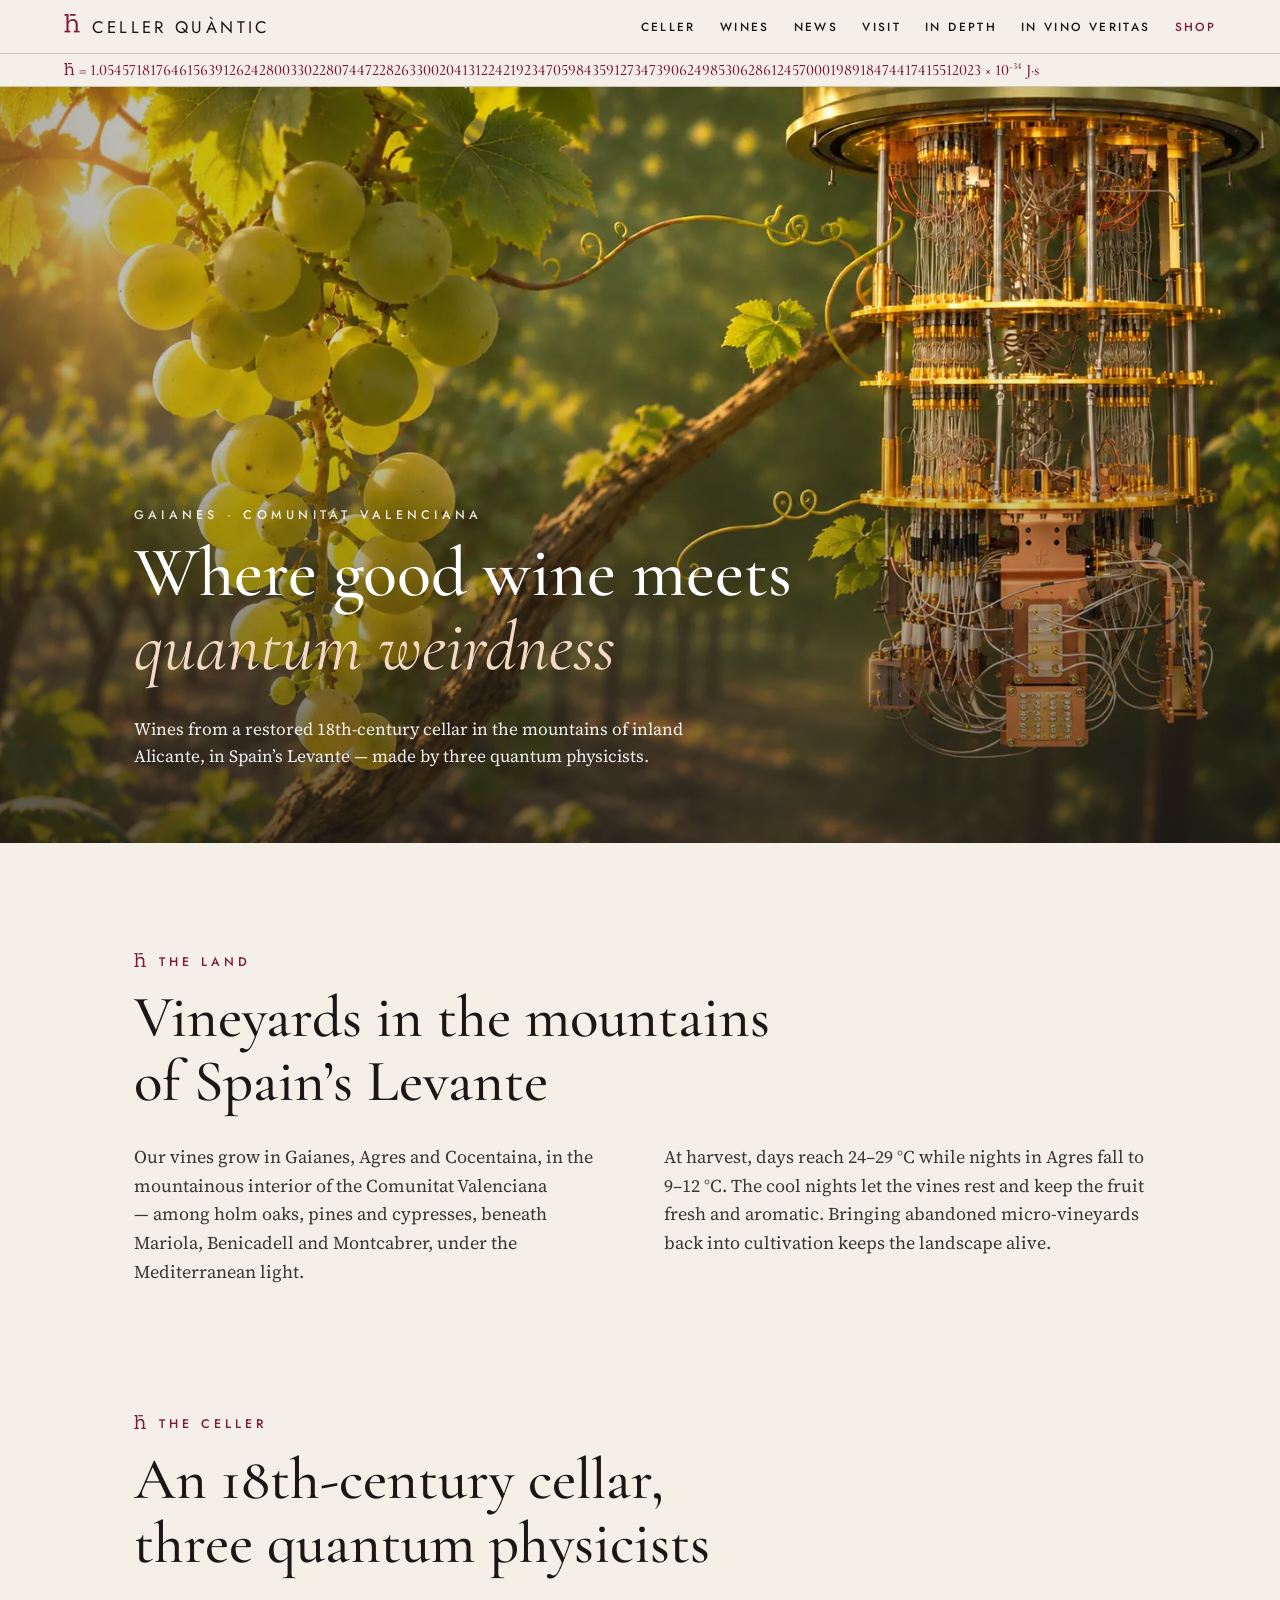
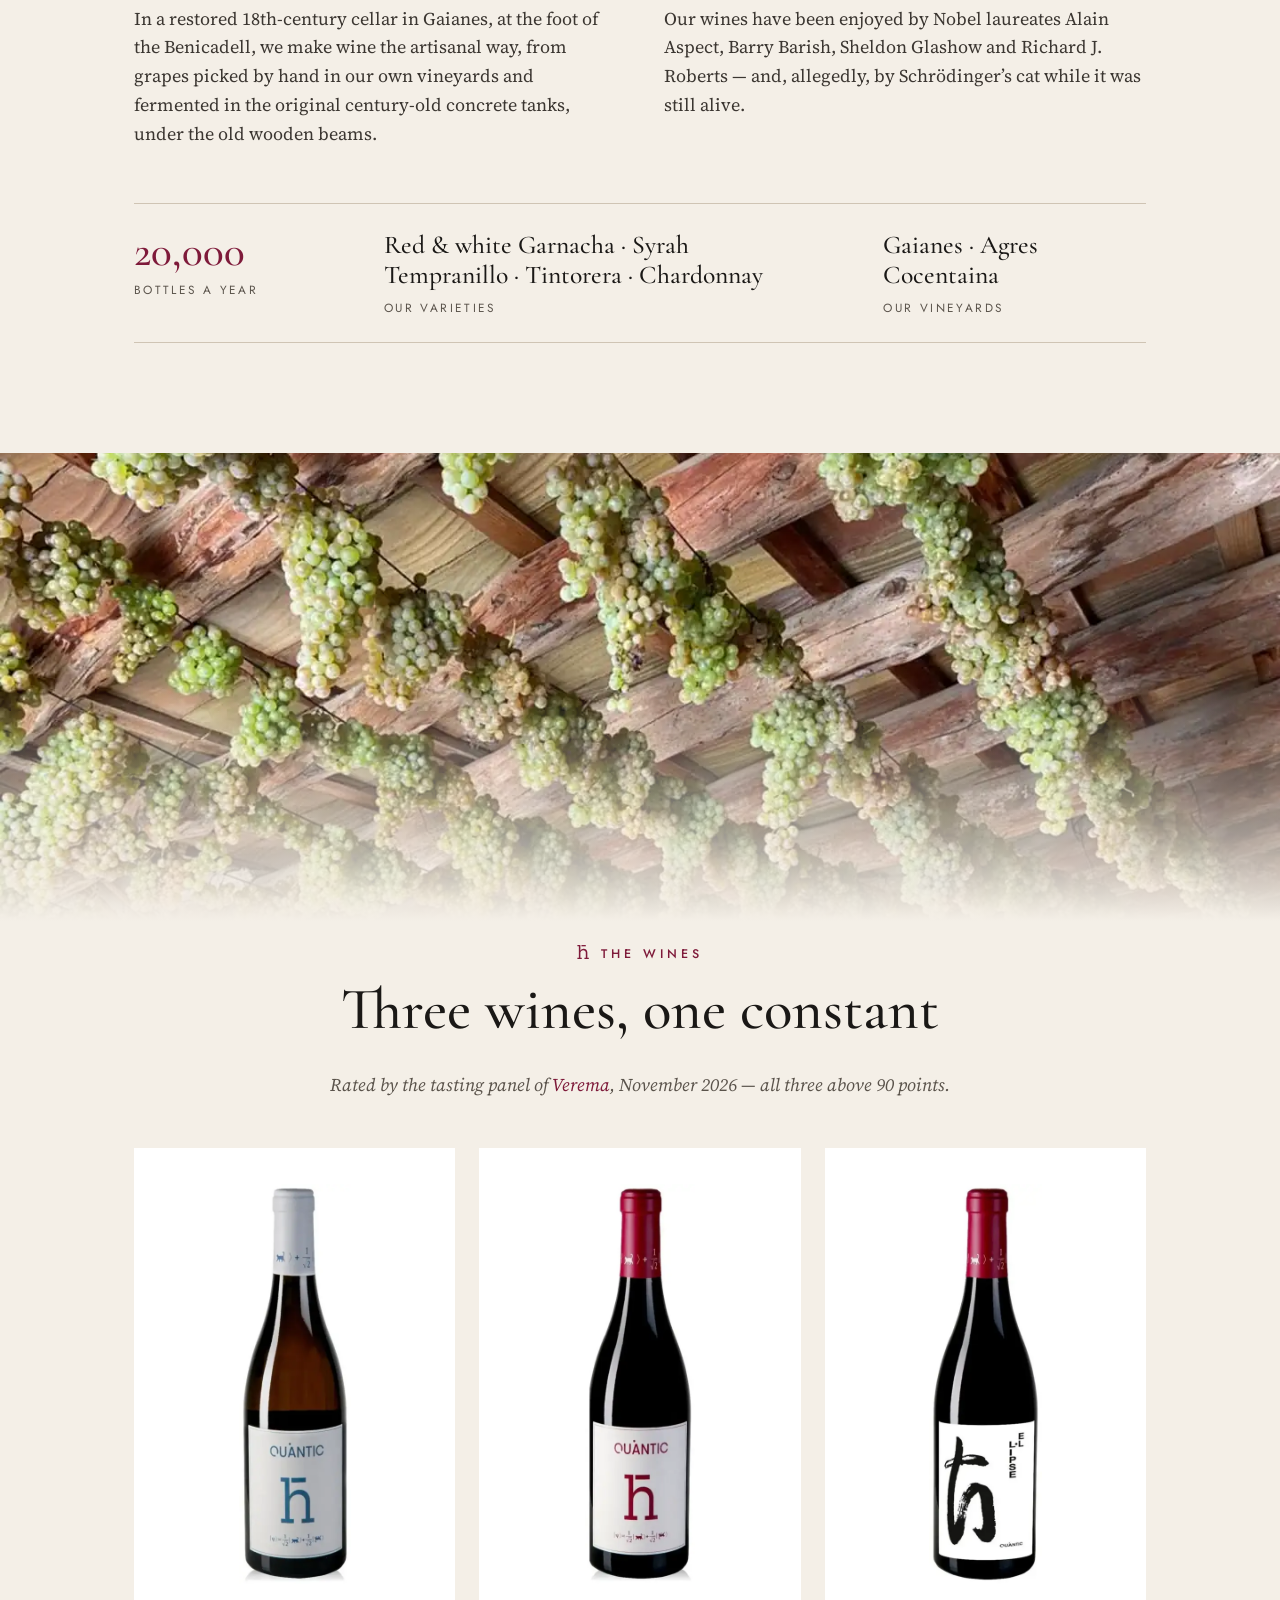
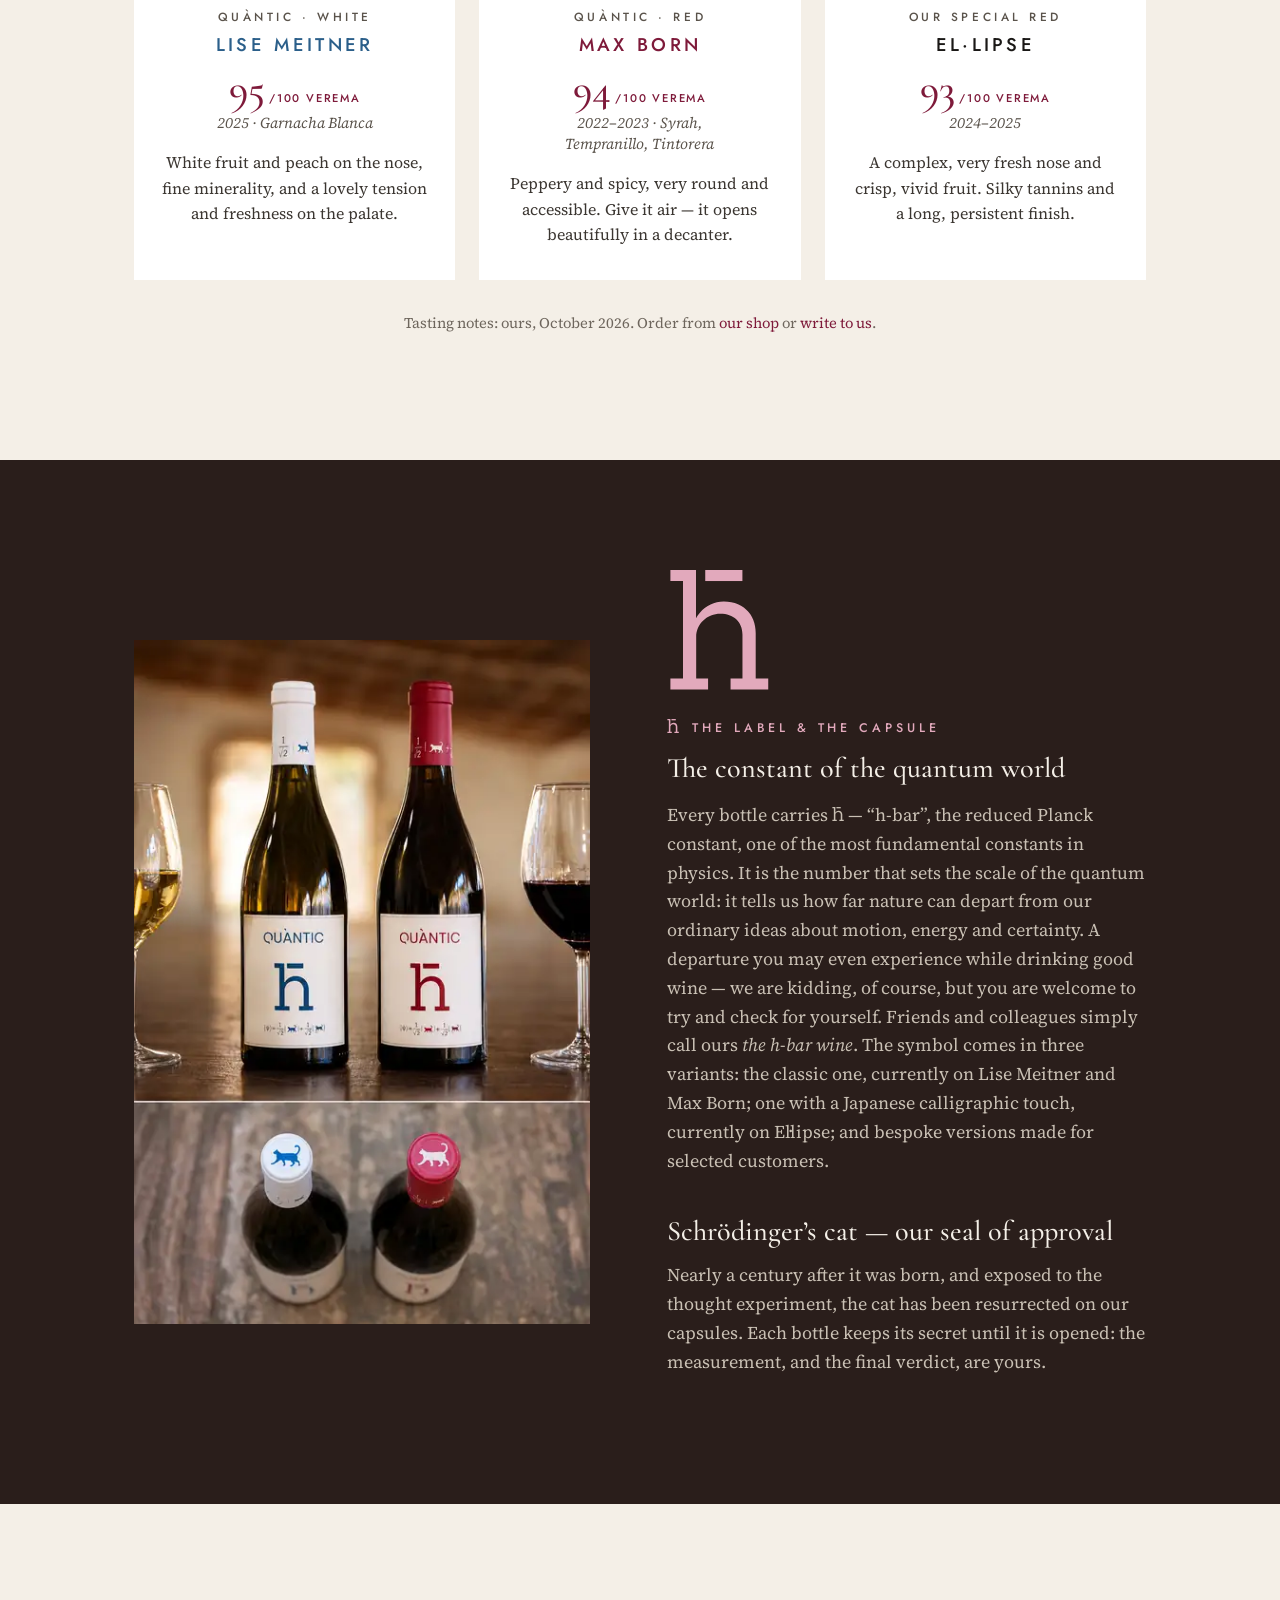
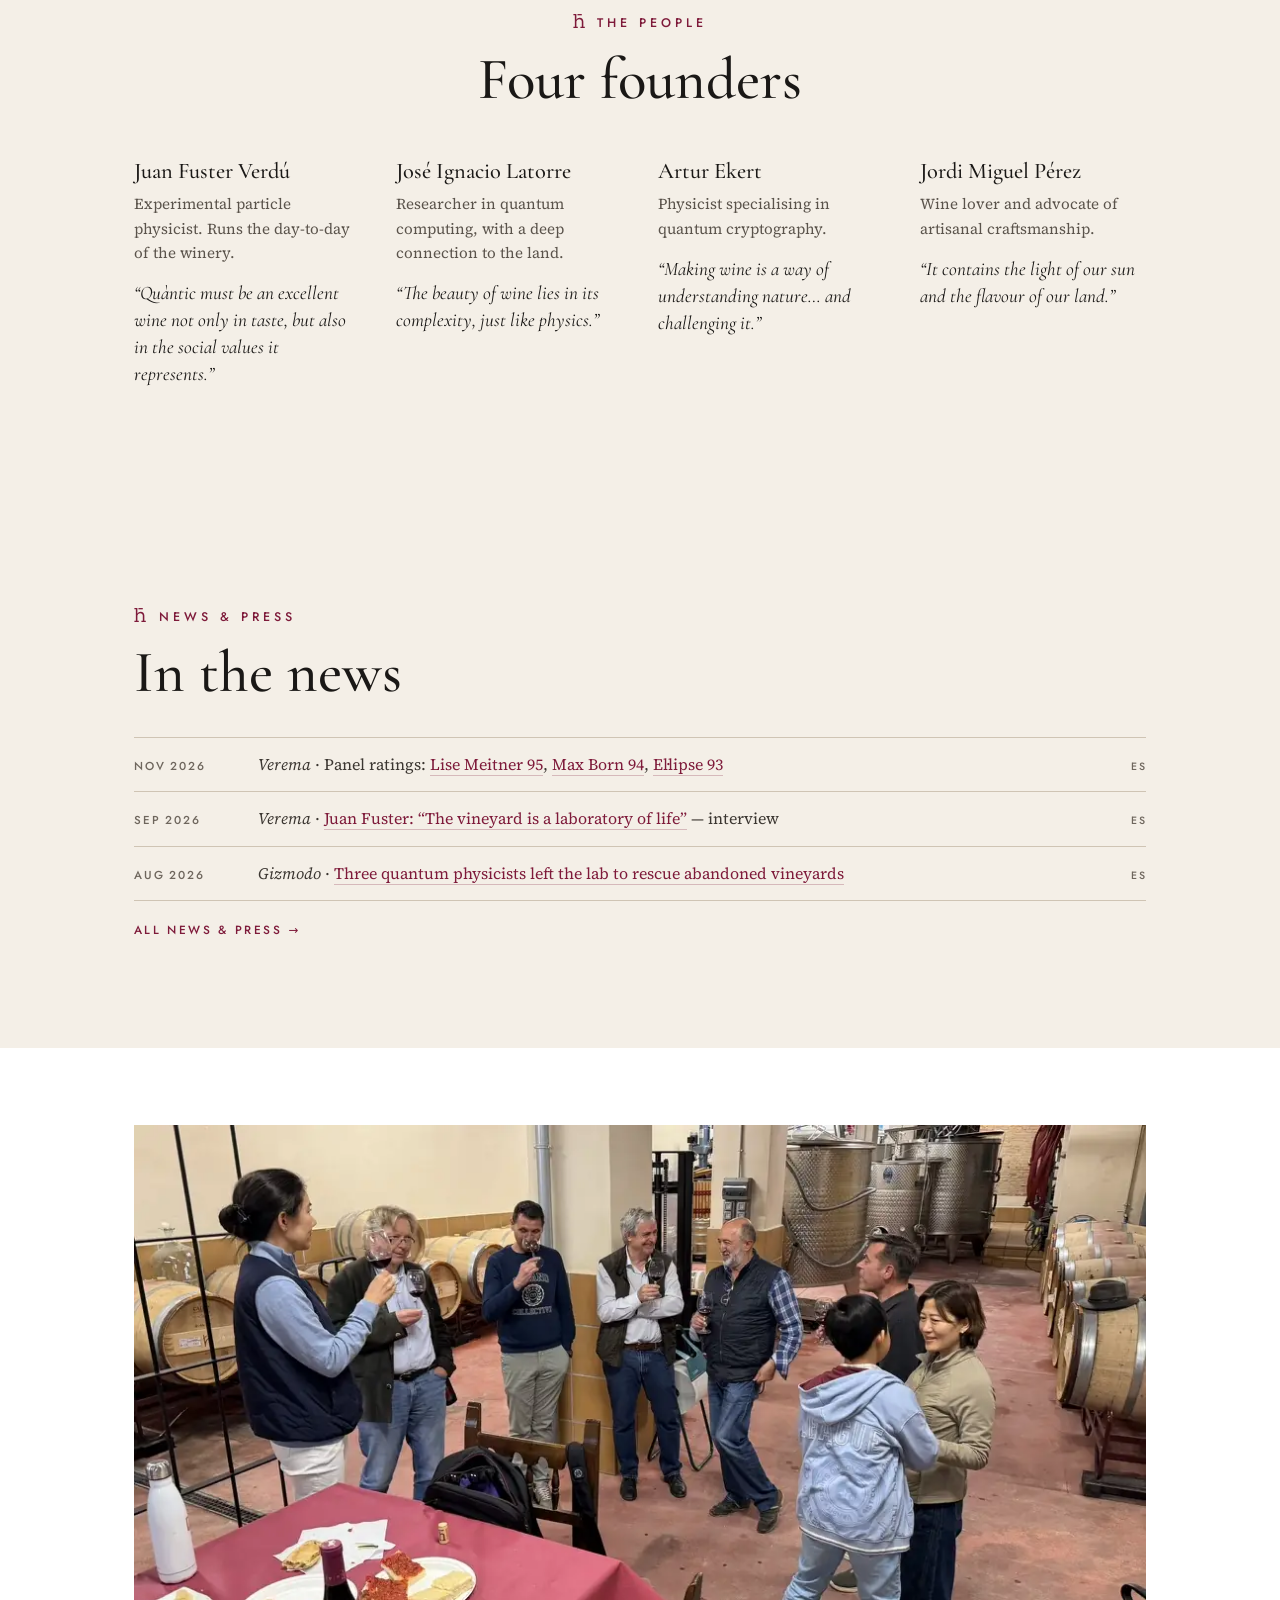
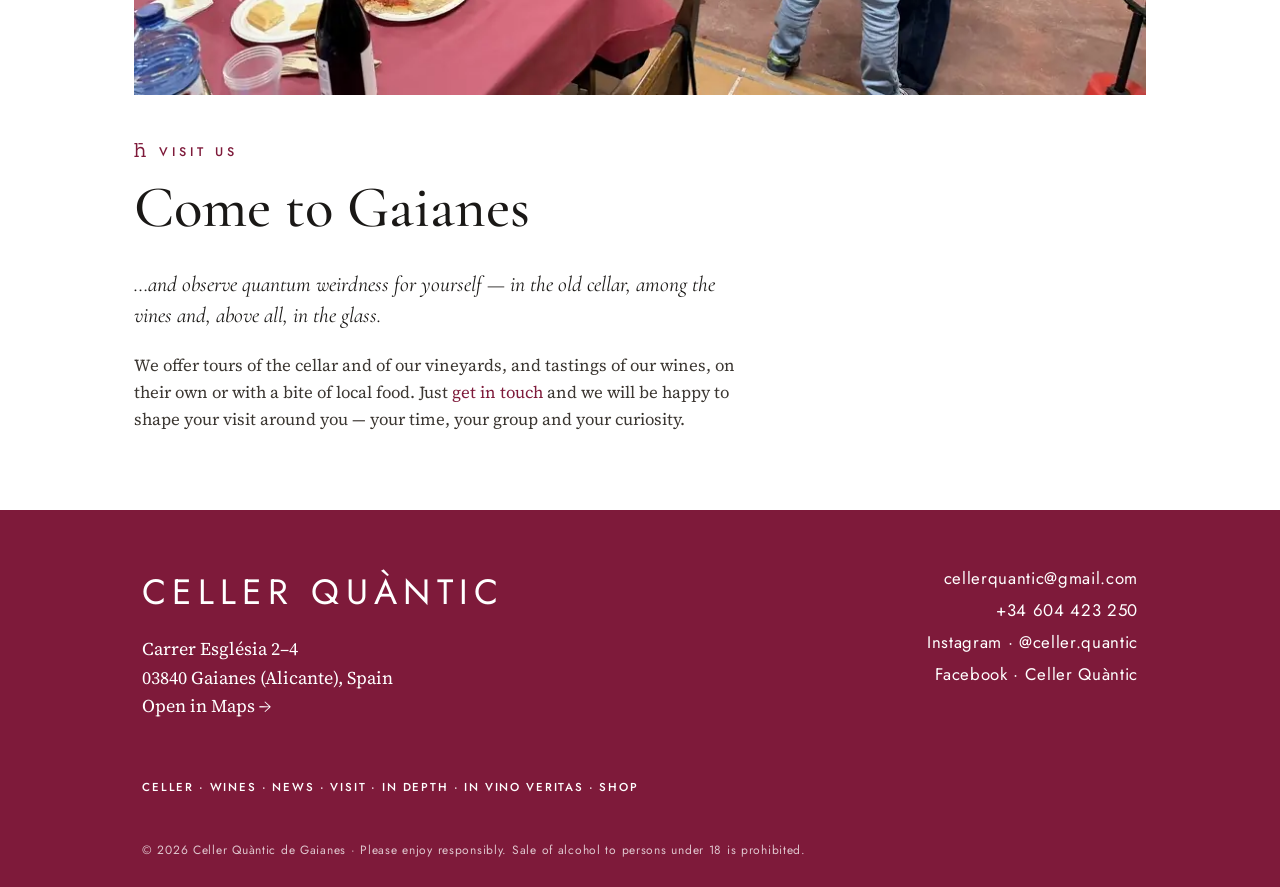
<file: index.html>
<!DOCTYPE html>
<html lang="en">
<head>
<meta charset="utf-8">
<meta name="viewport" content="width=device-width, initial-scale=1">
<title>Celler Quàntic · Gaianes</title>
<meta name="description" content="Celler Quàntic de Gaianes — wines from a restored 18th-century cellar in the mountains of inland Alicante, made by three quantum physicists.">
<meta property="og:title" content="Celler Quàntic · Gaianes">
<meta property="og:description" content="Where good wine meets quantum weirdness.">
<meta property="og:image" content="https://arturekert.github.io/cellerquantic/img/og.jpg">
<link rel="icon" href="data:image/svg+xml,<svg xmlns='http://www.w3.org/2000/svg' viewBox='-4 -4 48 55'><path fill='%237E1A3A' d='m39.55,42.42v4.26h-14.72v-4.26h4.65v-17.24c0-4.91-3.55-8.07-8.65-8.07s-9.43,3.87-9.43,9.1v16.21h4.65v4.26H1.33v-4.26h4.91V4.26H1.33V0h10.01v18.85c2-3.68,5.940-6.58,10.85-6.58,7.36,0,12.46,4.91,12.46,12.33v17.82h4.91Z'/><rect fill='%237E1A3A' x='14.94' width='14.52' height='4.31'/></svg>">
<link rel="preconnect" href="https://fonts.googleapis.com">
<link rel="preconnect" href="https://fonts.gstatic.com" crossorigin>
<link href="https://fonts.googleapis.com/css2?family=Cormorant+Garamond:ital,wght@0,500;1,400&family=Jost:wght@500&family=Source+Serif+4:ital@0;1&display=swap" rel="stylesheet">
<link rel="preload" as="image" href="img/lead-1448.webp" imagesrcset="img/lead-800.webp 800w, img/lead-1448.webp 1448w" imagesizes="100vw" fetchpriority="high">
<link rel="stylesheet" href="style.css?v=23">
</head>
<body>

<!-- ħ glyph, reused below with <use href="#hbar"> -->
<svg width="0" height="0" style="position:absolute" aria-hidden="true">
  <symbol id="hbar" viewBox="0 0 40 47"><path fill="currentColor" d="m39.55,42.42v4.26h-14.72v-4.26h4.65v-17.24c0-4.91-3.55-8.07-8.65-8.07s-9.43,3.87-9.43,9.1v16.21h4.65v4.26H1.33v-4.26h4.91V4.26H1.33V0h10.01v18.85c2-3.68,5.94-6.58,10.85-6.58,7.36,0,12.46,4.91,12.46,12.33v17.82h4.91Z"/><rect fill="currentColor" x="14.94" width="14.52" height="4.31"/></symbol>
</svg>

<header class="top">
<div class="nav">
  <a href="index.html" class="brand"><svg class="h"><use href="#hbar"/></svg>CELLER QUÀNTIC</a>
  <nav>
    <a href="index.html#celler">Celler</a>
    <a href="index.html#wines">Wines</a>
    <a href="news.html">News</a>
    <a href="index.html#visit">Visit</a>
    <a href="indepth.html">In depth</a>
    <a href="invinoveritas.html">In vino veritas</a>
    <a href="https://cellerquantic.com/en/tienda/" class="shop">Shop</a>
  </nav>
  <details class="mnav">
    <summary aria-label="Menu">Menu</summary>
    <div class="mnav-panel">
      <a href="index.html#celler">Celler</a>
      <a href="index.html#wines">Wines</a>
      <a href="news.html">News</a>
      <a href="index.html#visit">Visit</a>
      <a href="indepth.html">In depth</a>
      <a href="invinoveritas.html">In vino veritas</a>
      <a href="https://cellerquantic.com/en/tienda/" class="shop">Shop</a>
    </div>
  </details>
</div>
<div class="constant" aria-hidden="true"><span class="sym"><svg class="h"><use href="#hbar"/></svg> =&nbsp;</span><span class="digits">1.054571817646156391262428003302280744722826330020413122421923470598435912734739062498530628612457000198918474417415512023</span><span class="unit">&nbsp;× 10<sup>−34</sup> J·s</span></div>
</header>

<main id="top">

  <!-- HERO -->
  <section class="hero" style="background-image:url([data-uri])">
    <img src="img/lead-1448.webp" srcset="img/lead-800.webp 800w, img/lead-1448.webp 1448w" sizes="100vw" width="1448" height="1086" fetchpriority="high" decoding="async" alt="White grapes on a vine in golden light, beside the gold-plated stages of a dilution refrigerator">
    <div class="hero-text">
      <p class="kicker">Gaianes · Comunitat Valenciana</p>
      <h1>Where good wine meets<br><em>quantum weirdness</em></h1>
      <p class="lede">Wines from a restored 18th‑century cellar in the mountains of inland Alicante, in Spain’s Levante — made by three quantum physicists.</p>
    </div>
  </section>

  <!-- LAND -->
  <section id="land">
    <div class="wrap">
      <p class="eyebrow"><svg class="h"><use href="#hbar"/></svg>The land</p>
      <h2>Vineyards in the mountains of Spain’s Levante</h2>
      <div class="cols">
        <p>Our vines grow in Gaianes, Agres and Cocentaina, in the mountainous interior of the Comunitat Valenciana — among holm oaks, pines and cypresses, beneath Mariola, Benicadell and Montcabrer, under the Mediterranean light.</p>
        <p>At harvest, days reach 24–29 °C while nights in Agres fall to 9–12 °C. The cool nights let the vines rest and keep the fruit fresh and aromatic. Bringing abandoned micro‑vineyards back into cultivation keeps the landscape alive.</p>
      </div>
    </div>
  </section>

  <!-- CELLER -->
  <section id="celler" class="wrap celler">
    <p class="eyebrow"><svg class="h"><use href="#hbar"/></svg>The celler</p>
    <h2>An 18th‑century cellar, three quantum physicists</h2>
    <div class="cols">
      <p>In a restored 18th‑century cellar in Gaianes, at the foot of the Benicadell, we make wine the artisanal way, from grapes picked by hand in our own vineyards and fermented in the original century‑old concrete tanks, under the old wooden beams.</p>
      <p>Our wines have been enjoyed by Nobel laureates Alain Aspect, Barry Barish, Sheldon Glashow and Richard J. Roberts — and, allegedly, by Schrödinger’s cat while it was still alive.</p>
    </div>
    <div class="facts">
      <div><strong class="num">20,000</strong><span>Bottles a year</span></div>
      <div><strong>Red &amp; white Garnacha · Syrah<br>Tempranillo · Tintorera · Chardonnay</strong><span>Our varieties</span></div>
      <div><strong>Gaianes · Agres<br>Cocentaina</strong><span>Our vineyards</span></div>
    </div>
  </section>

  <!-- WINES -->
  <section id="wines" class="wines">
    <div class="fade"><img src="img/grapes-1400.webp" srcset="img/grapes-800.webp 800w, img/grapes-1400.webp 1400w" sizes="100vw" width="1400" height="1050" loading="lazy" decoding="async" alt="Bunches of white grapes drying from the beams of the old cellar"></div>
    <div class="wrap">
      <p class="eyebrow center"><svg class="h"><use href="#hbar"/></svg>The wines</p>
      <h2 class="center">Three wines, one constant</h2>
      <p class="center sub">Rated by the tasting panel of <a href="https://www.verema.com/" target="_blank" rel="noopener">Verema</a>, November 2026 — all three above 90 points.</p>
      <div class="grid3">
        <article class="wine">
          <img src="img/bottle-lise.webp" width="252" height="900" loading="lazy" decoding="async" alt="Quàntic Lise Meitner bottle with blue ħ label">
          <p class="kind">Quàntic · White</p>
          <h3 class="blue">Lise Meitner</h3>
          <p class="score"><a href="https://www.verema.com/vinos/163290-lise-meitner-2025" target="_blank" rel="noopener"><strong>95</strong><span>/100 Verema</span></a></p>
          <p class="vintage">2025 · Garnacha Blanca</p>
          <p>White fruit and peach on the nose, fine minerality, and a lovely tension and freshness on the palate.</p>
        </article>
        <article class="wine">
          <img src="img/bottle-born.webp" width="252" height="900" loading="lazy" decoding="async" alt="Quàntic Max Born bottle with crimson ħ label">
          <p class="kind">Quàntic · Red</p>
          <h3 class="wine-red">Max Born</h3>
          <p class="score"><a href="https://www.verema.com/vinos/163268-max-born-2022-2023" target="_blank" rel="noopener"><strong>94</strong><span>/100 Verema</span></a></p>
          <p class="vintage">2022–2023 · Syrah, Tempranillo, Tintorera</p>
          <p>Peppery and spicy, very round and accessible. Give it air — it opens beautifully in a decanter.</p>
        </article>
        <article class="wine">
          <img src="img/bottle-ellipse.webp" width="252" height="900" loading="lazy" decoding="async" alt="El·lipse bottle with calligraphic ħ label">
          <p class="kind">Our special red</p>
          <h3>El·lipse</h3>
          <p class="score"><a href="https://www.verema.com/vinos/163278-lipse-2024-2025" target="_blank" rel="noopener"><strong>93</strong><span>/100 Verema</span></a></p>
          <p class="vintage">2024–2025</p>
          <p>A complex, very fresh nose and crisp, vivid fruit. Silky tannins and a long, persistent finish.</p>
        </article>
      </div>
      <p class="note center">Tasting notes: ours, October 2026. Order from <a href="https://cellerquantic.com/en/tienda/">our shop</a> or <a href="#contact">write to us</a>.</p>
    </div>
  </section>

  <!-- LABEL & CAPSULE (dark) -->
  <section id="label" class="dark">
    <div class="wrap label-grid">
      <figure class="label-fig">
        <img src="img/bottles-900.webp" srcset="img/bottles-480.webp 480w, img/bottles-900.webp 900w" sizes="(max-width:960px) 92vw, 460px" width="900" height="1350" loading="lazy" decoding="async" alt="Quàntic Lise Meitner and Max Born with the classic ħ labels, and from above their capsules with Schrödinger’s cat">
      </figure>
      <div class="label-text">
        <svg class="bigh"><use href="#hbar"/></svg>
        <p class="eyebrow pink"><svg class="h"><use href="#hbar"/></svg>The label &amp; the capsule</p>
        <h2>The constant of the quantum world</h2>
        <p>Every bottle carries <svg class="h"><use href="#hbar"/></svg> — “h‑bar”, the reduced Planck constant, one of the most fundamental constants in physics. It is the number that sets the scale of the quantum world: it tells us how far nature can depart from our ordinary ideas about motion, energy and certainty. A departure you may even experience while drinking good wine — we are kidding, of course, but you are welcome to try and check for yourself. Friends and colleagues simply call ours <em>the h‑bar wine</em>. The symbol comes in three variants: the classic one, currently on Lise Meitner and Max Born; one with a Japanese calligraphic touch, currently on El·lipse; and bespoke versions made for selected customers.</p>
        <h3>Schrödinger’s cat — our seal of approval</h3>
        <p>Nearly a century after it was born, and exposed to the thought experiment, the cat has been resurrected on our capsules. Each bottle keeps its secret until it is opened: the measurement, and the final verdict, are yours.</p>
      </div>
    </div>
  </section>

  <!-- PEOPLE -->
  <section class="wrap team">
    <p class="eyebrow center"><svg class="h"><use href="#hbar"/></svg>The people</p>
    <h2 class="center">Four founders</h2>
    <div class="grid4">
      <div><h4>Juan Fuster Verdú</h4><p>Experimental particle physicist. Runs the day‑to‑day of the winery.</p><blockquote>“Quàntic must be an excellent wine not only in taste, but also in the social values it represents.”</blockquote></div>
      <div><h4>José Ignacio Latorre</h4><p>Researcher in quantum computing, with a deep connection to the land.</p><blockquote>“The beauty of wine lies in its complexity, just like physics.”</blockquote></div>
      <div><h4>Artur Ekert</h4><p>Physicist specialising in quantum cryptography.</p><blockquote>“Making wine is a way of understanding nature… and challenging it.”</blockquote></div>
      <div><h4>Jordi Miguel Pérez</h4><p>Wine lover and advocate of artisanal craftsmanship.</p><blockquote>“It contains the light of our sun and the flavour of our land.”</blockquote></div>
    </div>
  </section>

  <!-- NEWS -->
  <section id="news" class="wrap news">
    <p class="eyebrow"><svg class="h"><use href="#hbar"/></svg>News &amp; press</p>
    <h2>In the news</h2>
    <ul class="press">
      <li><time>Nov 2026</time><div><b>Verema</b> · Panel ratings: <a href="https://www.verema.com/vinos/163290-lise-meitner-2025" target="_blank" rel="noopener">Lise Meitner 95</a>, <a href="https://www.verema.com/vinos/163268-max-born-2022-2023" target="_blank" rel="noopener">Max Born 94</a>, <a href="https://www.verema.com/vinos/163278-lipse-2024-2025" target="_blank" rel="noopener">El·lipse 93</a></div><span>ES</span></li>
      <li><time>Sep 2026</time><div><b>Verema</b> · <a href="https://www.verema.com/blog/entrevista2/1652579-juan-fuster-celler-quantic-vina-laboratorio-vida" target="_blank" rel="noopener">Juan Fuster: “The vineyard is a laboratory of life”</a> — interview</div><span>ES</span></li>
      <li><time>Aug 2026</time><div><b>Gizmodo</b> · <a href="https://es.gizmodo.com/tres-fisicos-cuanticos-de-fama-mundial-dejaron-el-laboratorio-para-rescatar-vinedos-abandonados-en-alicante-asi-nacio-una-bodega-inspirada-en-el-gato-de-schrodinger-2000250518" target="_blank" rel="noopener">Three quantum physicists left the lab to rescue abandoned vineyards</a></div><span>ES</span></li>
    </ul>
    <p class="more"><a href="news.html">All news &amp; press →</a></p>
  </section>

  <!-- VISIT -->
  <section id="visit" class="visit">
    <div class="visit-img"><img src="img/visit-1024.webp" srcset="img/visit-640.webp 640w, img/visit-1024.webp 1024w" sizes="(max-width:1140px) 100vw, 1000px" width="1024" height="576" loading="lazy" decoding="async" alt="Visitors tasting red wine with us among the barrels and steel tanks of the cellar, with local bread and tomato on the table"></div>
    <div class="visit-text">
      <p class="eyebrow"><svg class="h"><use href="#hbar"/></svg>Visit us</p>
      <h2>Come to Gaianes</h2>
      <p class="visit-lede">…and observe quantum weirdness for yourself — in the old cellar, among the vines and, above all, in the glass.</p>
      <p>We offer tours of the cellar and of our vineyards, and tastings of our wines, on their own or with a bite of local food. Just <a href="#contact">get in touch</a> and we will be happy to shape your visit around you — your time, your group and your curiosity.</p>
    </div>
  </section>

</main>

<!-- CONTACT band -->
<footer id="contact" class="band">
  <div class="band-inner">
    <div>
      <p class="band-name">CELLER QUÀNTIC</p>
      <p>Carrer Església 2–4<br>03840 Gaianes (Alicante), Spain<br><a href="https://www.google.com/maps/search/?api=1&query=Carrer+Esgl%C3%A9sia+2+03840+Gaianes" target="_blank" rel="noopener">Open in Maps →</a></p>
    </div>
    <div class="band-right">
      <a href="mailto:cellerquantic@gmail.com">cellerquantic@gmail.com</a>
      <a href="tel:+34604423250">+34 604 423 250</a>
      <a href="https://www.instagram.com/celler.quantic/" target="_blank" rel="noopener">Instagram · @celler.quantic</a>
      <a href="https://www.facebook.com/people/Celler-Quantic/pfbid0MSVZubcacsqLArTwx1LvHVxtGXaPnpYdWrNw7Td5re9UEj4fRPdoDJPx1XbJZ3qLl/" target="_blank" rel="noopener">Facebook · Celler Quàntic</a>
    </div>
  </div>
  <p class="band-links"><a href="index.html#celler">Celler</a> · <a href="index.html#wines">Wines</a> · <a href="news.html">News</a> · <a href="index.html#visit">Visit</a> · <a href="indepth.html">In depth</a> · <a href="invinoveritas.html">In vino veritas</a> · <a href="https://cellerquantic.com/en/tienda/">Shop</a></p>
  <p class="small">© 2026 Celler Quàntic de Gaianes · Please enjoy responsibly. Sale of alcohol to persons under 18 is prohibited.</p>
</footer>

<script>document.querySelectorAll(".mnav a").forEach(function(a){a.addEventListener("click",function(){a.closest("details").removeAttribute("open")})})</script>
</body>
</html>
</file>
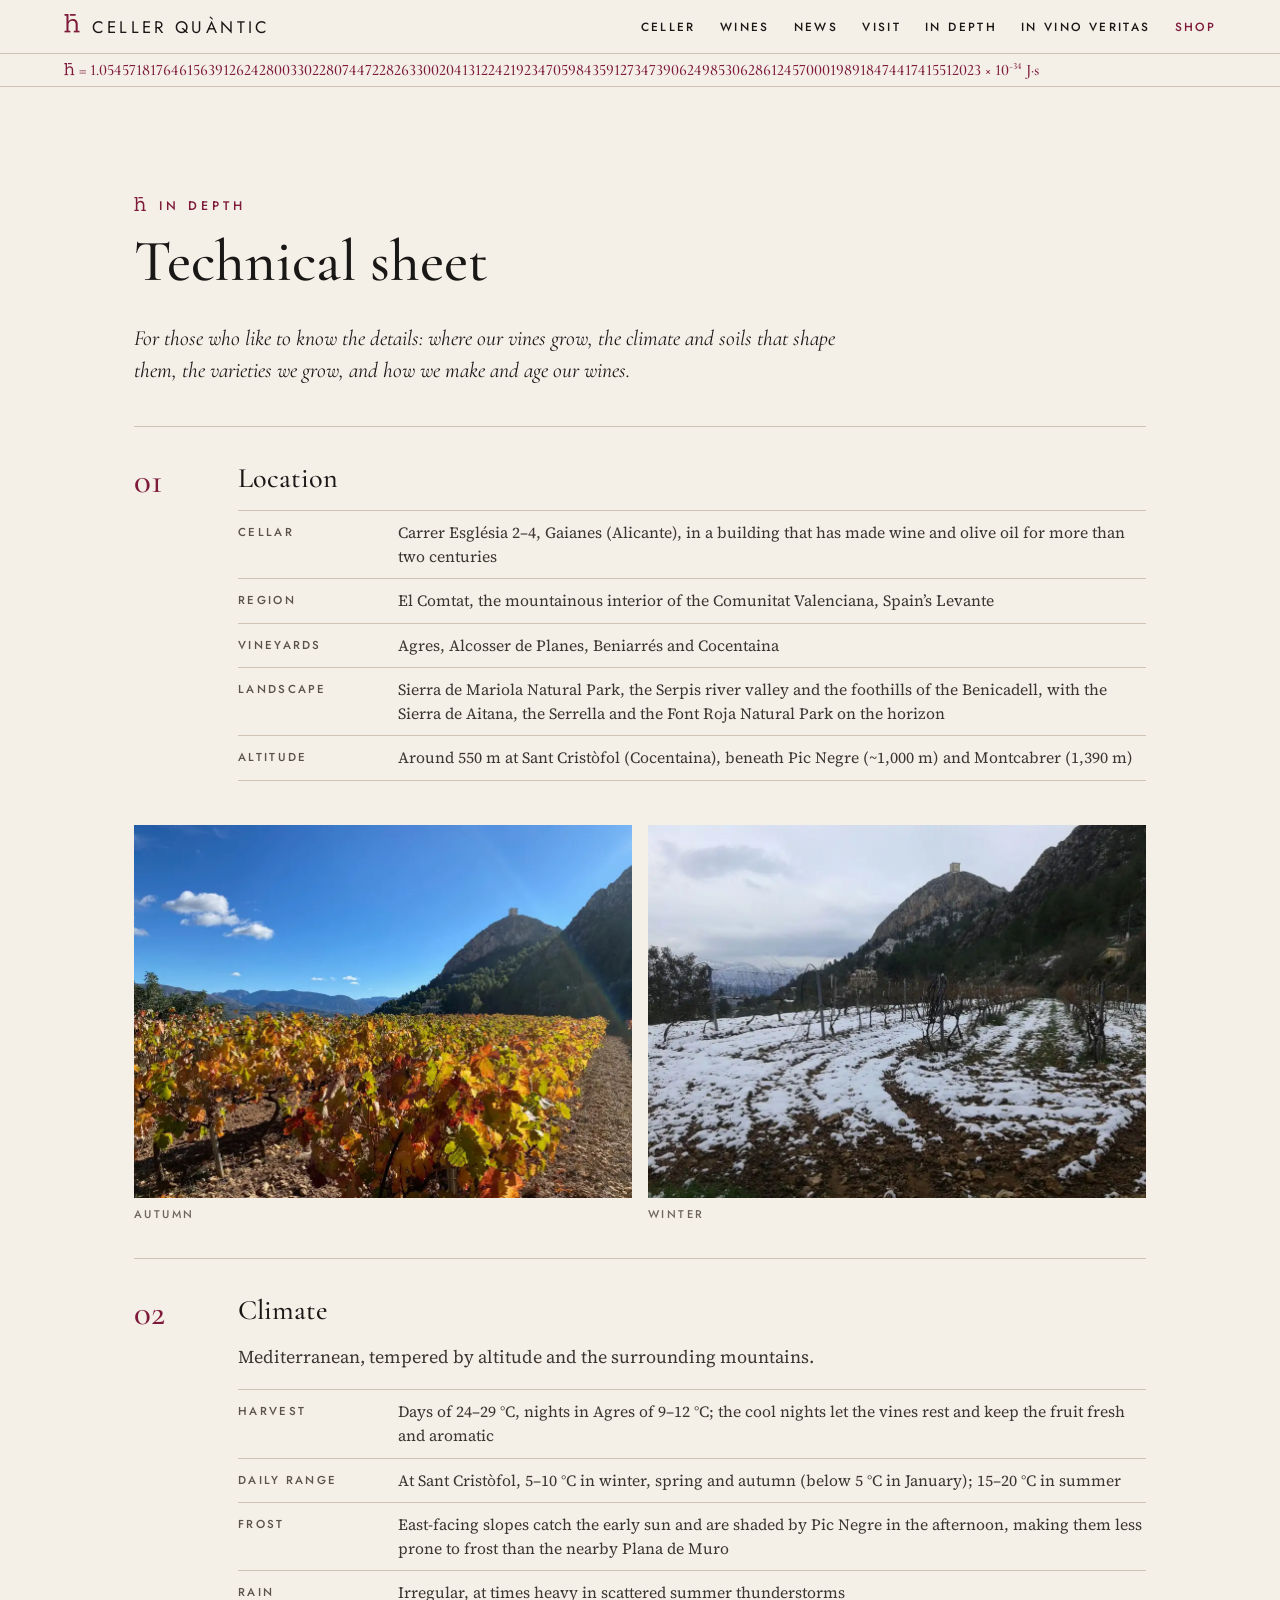
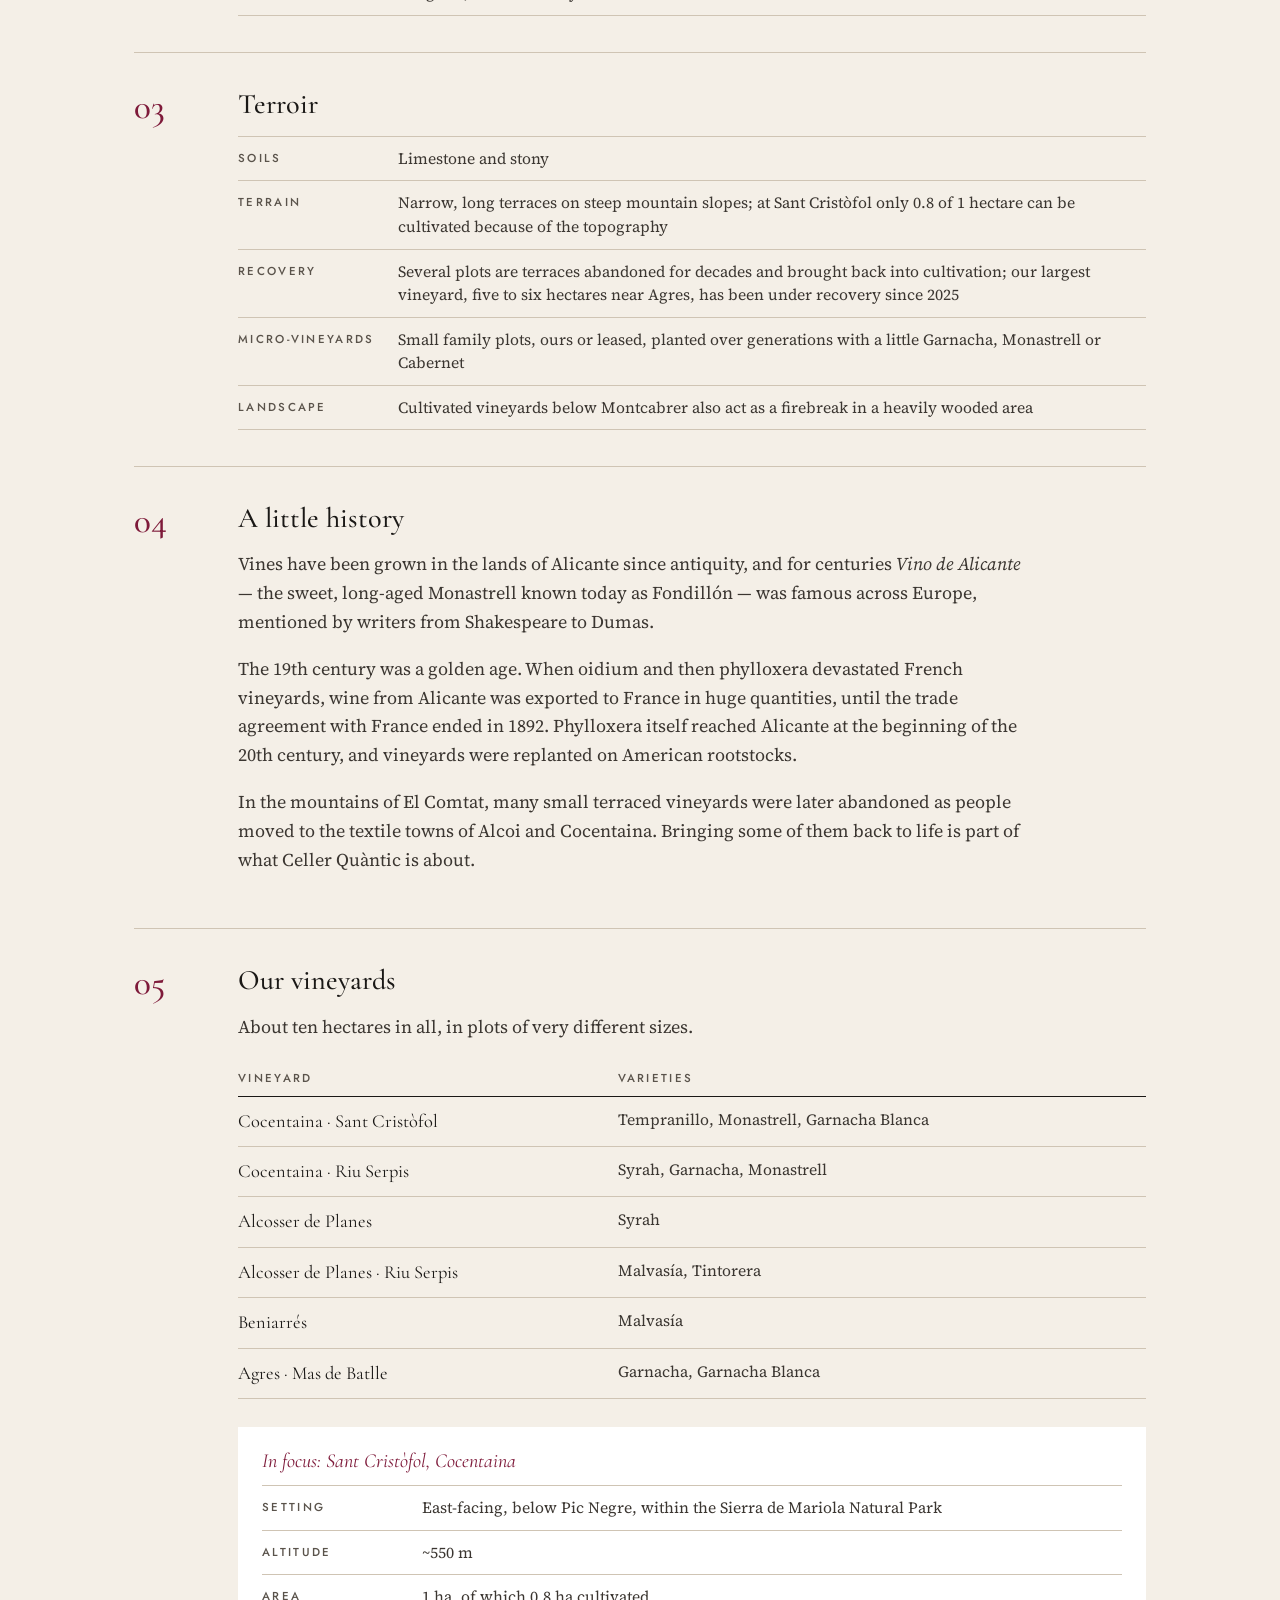
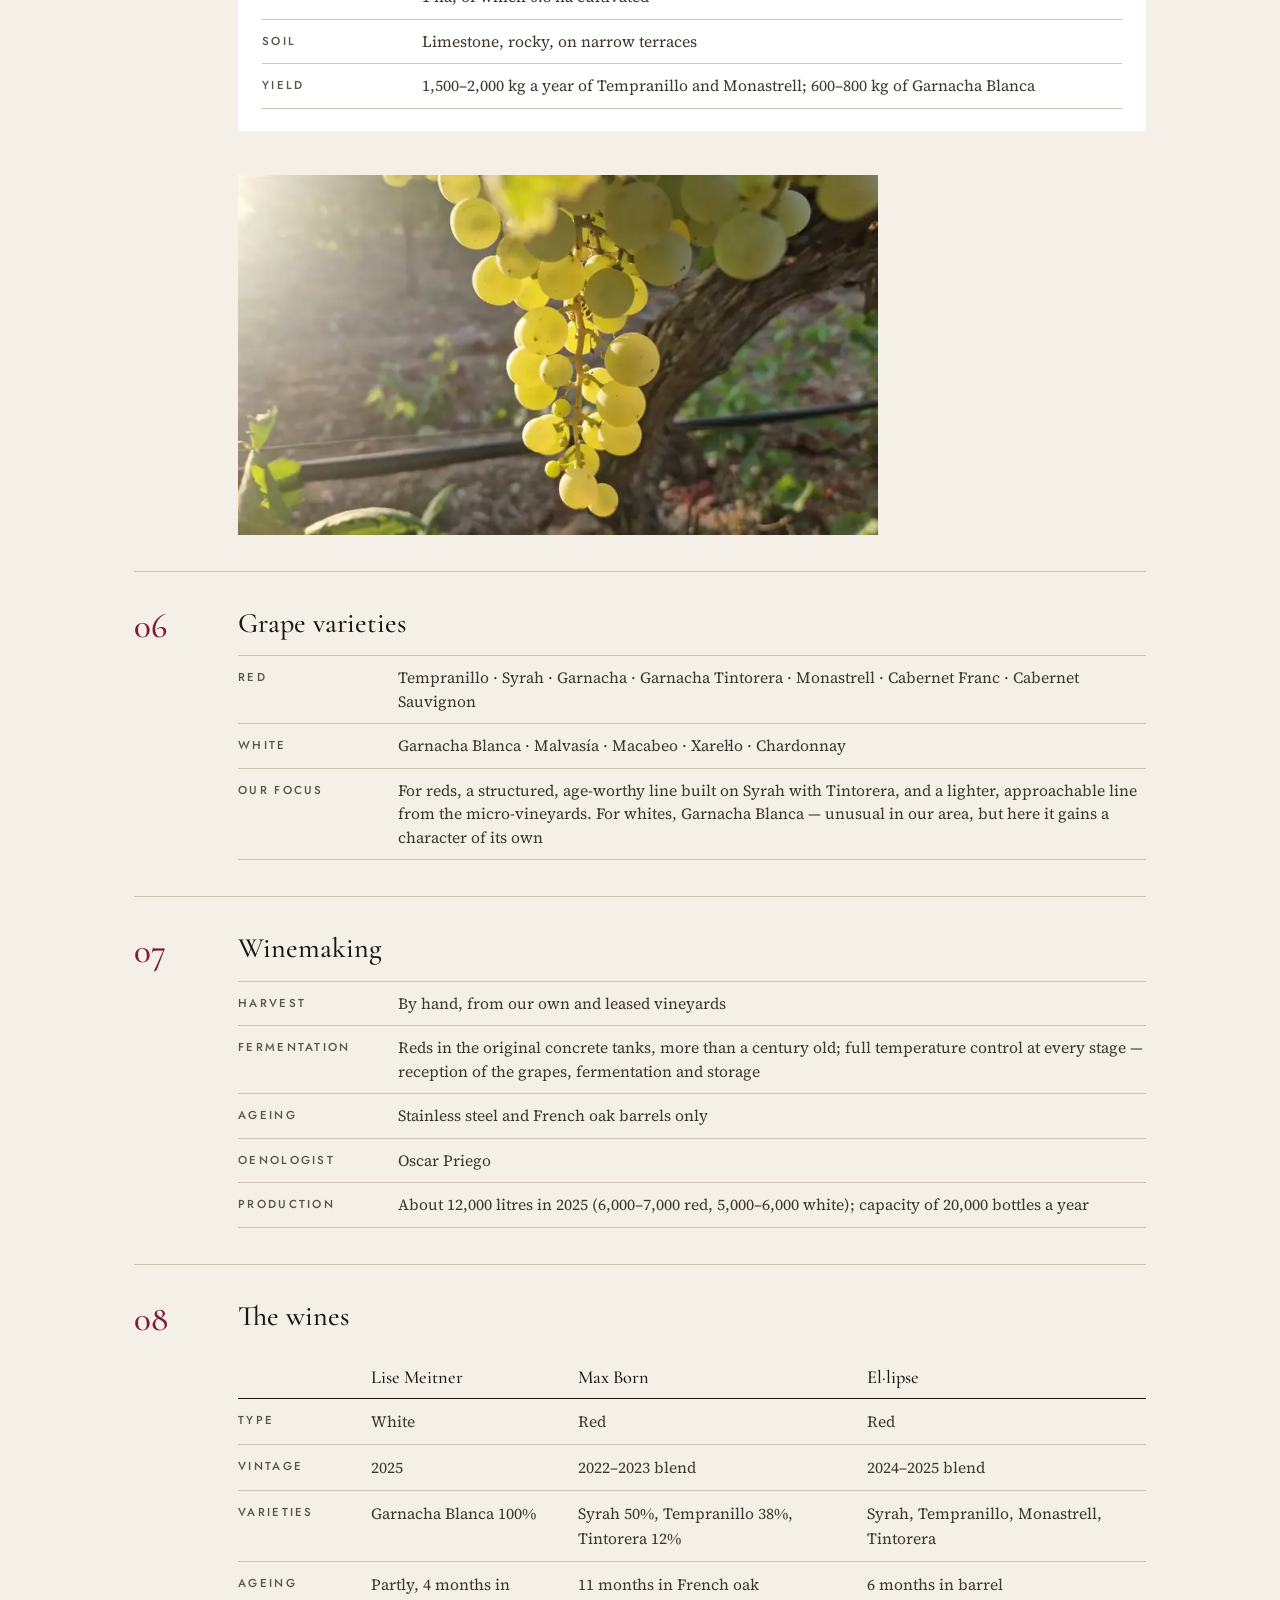
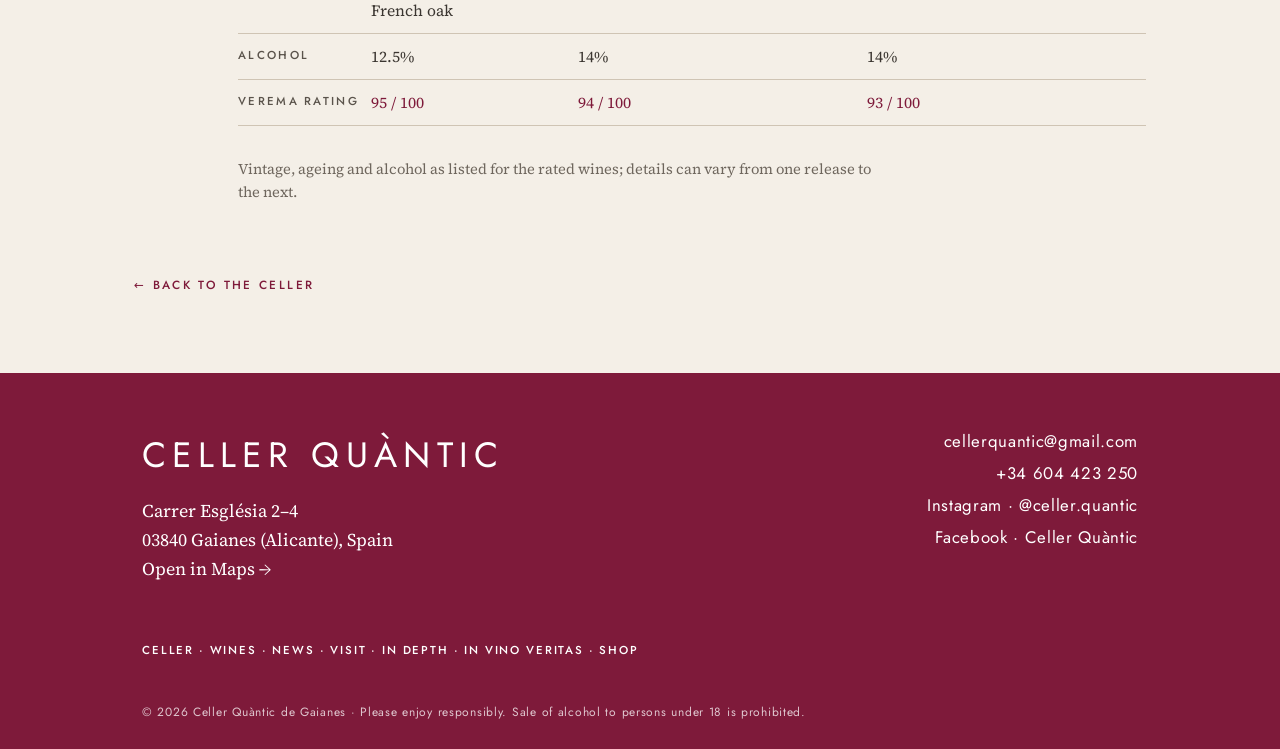
<file: indepth.html>
<!DOCTYPE html>
<html lang="en">
<head>
<meta charset="utf-8">
<meta name="viewport" content="width=device-width, initial-scale=1">
<title>In depth · Celler Quàntic</title>
<meta name="description" content="Technical sheet of Celler Quàntic de Gaianes: location, climate, terroir, history, vineyards, grape varieties, winemaking and wine specifications.">
<meta property="og:title" content="Celler Quàntic · Gaianes">
<meta property="og:description" content="Where good wine meets quantum weirdness.">
<meta property="og:image" content="https://arturekert.github.io/cellerquantic/img/og.jpg">
<link rel="icon" href="data:image/svg+xml,<svg xmlns='http://www.w3.org/2000/svg' viewBox='-4 -4 48 55'><path fill='%237E1A3A' d='m39.55,42.42v4.26h-14.72v-4.26h4.65v-17.24c0-4.91-3.55-8.07-8.65-8.07s-9.43,3.87-9.43,9.1v16.21h4.65v4.26H1.33v-4.26h4.91V4.26H1.33V0h10.01v18.85c2-3.68,5.940-6.58,10.85-6.58,7.36,0,12.46,4.91,12.46,12.33v17.82h4.91Z'/><rect fill='%237E1A3A' x='14.94' width='14.52' height='4.31'/></svg>">
<link rel="preconnect" href="https://fonts.googleapis.com">
<link rel="preconnect" href="https://fonts.gstatic.com" crossorigin>
<link href="https://fonts.googleapis.com/css2?family=Cormorant+Garamond:ital,wght@0,500;1,400&family=Jost:wght@500&family=Source+Serif+4:ital@0;1&display=swap" rel="stylesheet">
<link rel="stylesheet" href="style.css?v=23">
</head>
<body>
<!-- ħ glyph, reused below with <use href="#hbar"> -->
<svg width="0" height="0" style="position:absolute" aria-hidden="true">
  <symbol id="hbar" viewBox="0 0 40 47"><path fill="currentColor" d="m39.55,42.42v4.26h-14.72v-4.26h4.65v-17.24c0-4.91-3.55-8.07-8.65-8.07s-9.43,3.87-9.43,9.1v16.21h4.65v4.26H1.33v-4.26h4.91V4.26H1.33V0h10.01v18.85c2-3.68,5.94-6.58,10.85-6.58,7.36,0,12.46,4.91,12.46,12.33v17.82h4.91Z"/><rect fill="currentColor" x="14.94" width="14.52" height="4.31"/></symbol>
</svg>

<header class="top">
<div class="nav">
  <a href="index.html" class="brand"><svg class="h"><use href="#hbar"/></svg>CELLER QUÀNTIC</a>
  <nav>
    <a href="index.html#celler">Celler</a>
    <a href="index.html#wines">Wines</a>
    <a href="news.html">News</a>
    <a href="index.html#visit">Visit</a>
    <a href="indepth.html">In depth</a>
    <a href="invinoveritas.html">In vino veritas</a>
    <a href="https://cellerquantic.com/en/tienda/" class="shop">Shop</a>
  </nav>
  <details class="mnav">
    <summary aria-label="Menu">Menu</summary>
    <div class="mnav-panel">
      <a href="index.html#celler">Celler</a>
      <a href="index.html#wines">Wines</a>
      <a href="news.html">News</a>
      <a href="index.html#visit">Visit</a>
      <a href="indepth.html">In depth</a>
      <a href="invinoveritas.html">In vino veritas</a>
      <a href="https://cellerquantic.com/en/tienda/" class="shop">Shop</a>
    </div>
  </details>
</div>
<div class="constant" aria-hidden="true"><span class="sym"><svg class="h"><use href="#hbar"/></svg> =&nbsp;</span><span class="digits">1.054571817646156391262428003302280744722826330020413122421923470598435912734739062498530628612457000198918474417415512023</span><span class="unit">&nbsp;× 10<sup>−34</sup> J·s</span></div>
</header>

<main id="top">
  <section class="wrap page-head sheet">
    <p class="eyebrow"><svg class="h"><use href="#hbar"/></svg>In depth</p>
    <h2>Technical sheet</h2>
    <p class="intro">For those who like to know the details: where our vines grow, the climate and soils that shape them, the varieties we grow, and how we make and age our wines.</p>

    <div class="sheet-sec" id="location">
      <p class="sec-no">01</p>
      <div>
        <h3>Location</h3>
        <dl class="spec">
          <dt>Cellar</dt><dd>Carrer Església 2–4, Gaianes (Alicante), in a building that has made wine and olive oil for more than two centuries</dd>
          <dt>Region</dt><dd>El Comtat, the mountainous interior of the Comunitat Valenciana, Spain’s Levante</dd>
          <dt>Vineyards</dt><dd>Agres, Alcosser de Planes, Beniarrés and Cocentaina</dd>
          <dt>Landscape</dt><dd>Sierra de Mariola Natural Park, the Serpis river valley and the foothills of the Benicadell, with the Sierra de Aitana, the Serrella and the Font Roja Natural Park on the horizon</dd>
          <dt>Altitude</dt><dd>Around 550 m at Sant Cristòfol (Cocentaina), beneath Pic Negre (~1,000 m) and Montcabrer (1,390 m)</dd>
        </dl>
      </div>
    </div>
    <div class="sheet-pair"><figure><img src="img/season-autumn-1000.webp" srcset="img/season-autumn-600.webp 600w, img/season-autumn-1000.webp 1000w" sizes="(max-width:560px) 92vw, 50vw" width="1000" height="750" loading="lazy" decoding="async" alt="Vines in autumn colours below a rocky peak crowned by a castle tower, with mountains in the distance"><figcaption>Autumn</figcaption></figure><figure><img src="img/season-winter-1000.webp" srcset="img/season-winter-600.webp 600w, img/season-winter-1000.webp 1000w" sizes="(max-width:560px) 92vw, 50vw" width="1000" height="750" loading="lazy" decoding="async" alt="The same vineyard in winter, the rows dusted with snow beneath the castle on the peak"><figcaption>Winter</figcaption></figure></div>

    <div class="sheet-sec" id="climate">
      <p class="sec-no">02</p>
      <div>
        <h3>Climate</h3>
        <p>Mediterranean, tempered by altitude and the surrounding mountains.</p>
        <dl class="spec">
          <dt>Harvest</dt><dd>Days of 24–29 °C, nights in Agres of 9–12 °C; the cool nights let the vines rest and keep the fruit fresh and aromatic</dd>
          <dt>Daily range</dt><dd>At Sant Cristòfol, 5–10 °C in winter, spring and autumn (below 5 °C in January); 15–20 °C in summer</dd>
          <dt>Frost</dt><dd>East-facing slopes catch the early sun and are shaded by Pic Negre in the afternoon, making them less prone to frost than the nearby Plana de Muro</dd>
          <dt>Rain</dt><dd>Irregular, at times heavy in scattered summer thunderstorms</dd>
        </dl>
      </div>
    </div>

    <div class="sheet-sec" id="terroir">
      <p class="sec-no">03</p>
      <div>
        <h3>Terroir</h3>
        <dl class="spec">
          <dt>Soils</dt><dd>Limestone and stony</dd>
          <dt>Terrain</dt><dd>Narrow, long terraces on steep mountain slopes; at Sant Cristòfol only 0.8 of 1 hectare can be cultivated because of the topography</dd>
          <dt>Recovery</dt><dd>Several plots are terraces abandoned for decades and brought back into cultivation; our largest vineyard, five to six hectares near Agres, has been under recovery since 2025</dd>
          <dt>Micro‑vineyards</dt><dd>Small family plots, ours or leased, planted over generations with a little Garnacha, Monastrell or Cabernet</dd>
          <dt>Landscape</dt><dd>Cultivated vineyards below Montcabrer also act as a firebreak in a heavily wooded area</dd>
        </dl>
      </div>
    </div>

    <div class="sheet-sec" id="history">
      <p class="sec-no">04</p>
      <div>
        <h3>A little history</h3>
        <p>Vines have been grown in the lands of Alicante since antiquity, and for centuries <em>Vino de Alicante</em> — the sweet, long‑aged Monastrell known today as Fondillón — was famous across Europe, mentioned by writers from Shakespeare to Dumas.</p>
        <p>The 19th century was a golden age. When oidium and then phylloxera devastated French vineyards, wine from Alicante was exported to France in huge quantities, until the trade agreement with France ended in 1892. Phylloxera itself reached Alicante at the beginning of the 20th century, and vineyards were replanted on American rootstocks.</p>
        <p>In the mountains of El Comtat, many small terraced vineyards were later abandoned as people moved to the textile towns of Alcoi and Cocentaina. Bringing some of them back to life is part of what Celler Quàntic is about.</p>
      </div>
    </div>

    <div class="sheet-sec" id="vineyards">
      <p class="sec-no">05</p>
      <div>
        <h3>Our vineyards</h3>
        <p>About ten hectares in all, in plots of very different sizes.</p>
        <table class="plots">
          <thead><tr><th>Vineyard</th><th>Varieties</th></tr></thead>
          <tbody>
            <tr><td>Cocentaina · Sant Cristòfol</td><td>Tempranillo, Monastrell, Garnacha Blanca</td></tr>
            <tr><td>Cocentaina · Riu Serpis</td><td>Syrah, Garnacha, Monastrell</td></tr>
            <tr><td>Alcosser de Planes</td><td>Syrah</td></tr>
            <tr><td>Alcosser de Planes · Riu Serpis</td><td>Malvasía, Tintorera</td></tr>
            <tr><td>Beniarrés</td><td>Malvasía</td></tr>
            <tr><td>Agres · Mas de Batlle</td><td>Garnacha, Garnacha Blanca</td></tr>
          </tbody>
        </table>
        <div class="plot-card">
          <p class="plot-name">In focus: Sant Cristòfol, Cocentaina</p>
          <dl class="spec">
            <dt>Setting</dt><dd>East‑facing, below Pic Negre, within the Sierra de Mariola Natural Park</dd>
            <dt>Altitude</dt><dd>~550 m</dd>
            <dt>Area</dt><dd>1 ha, of which 0.8 ha cultivated</dd>
            <dt>Soil</dt><dd>Limestone, rocky, on narrow terraces</dd>
            <dt>Yield</dt><dd>1,500–2,000 kg a year of Tempranillo and Monastrell; 600–800 kg of Garnacha Blanca</dd>
          </dl>
        </div>
      </div>
    </div>
    <figure class="sheet-fig narrow"><img src="img/garnacha-1200.webp" srcset="img/garnacha-800.webp 800w, img/garnacha-1200.webp 1200w" sizes="(max-width:960px) 92vw, 640px" width="1200" height="675" loading="lazy" decoding="async" alt="A backlit bunch of Garnacha Blanca grapes on an old vine"></figure>

    <div class="sheet-sec" id="grapes">
      <p class="sec-no">06</p>
      <div>
        <h3>Grape varieties</h3>
        <dl class="spec">
          <dt>Red</dt><dd>Tempranillo · Syrah · Garnacha · Garnacha Tintorera · Monastrell · Cabernet Franc · Cabernet Sauvignon</dd>
          <dt>White</dt><dd>Garnacha Blanca · Malvasía · Macabeo · Xarel·lo · Chardonnay</dd>
          <dt>Our focus</dt><dd>For reds, a structured, age‑worthy line built on Syrah with Tintorera, and a lighter, approachable line from the micro‑vineyards. For whites, Garnacha Blanca — unusual in our area, but here it gains a character of its own</dd>
        </dl>
      </div>
    </div>

    <div class="sheet-sec" id="winemaking">
      <p class="sec-no">07</p>
      <div>
        <h3>Winemaking</h3>
        <dl class="spec">
          <dt>Harvest</dt><dd>By hand, from our own and leased vineyards</dd>
          <dt>Fermentation</dt><dd>Reds in the original concrete tanks, more than a century old; full temperature control at every stage — reception of the grapes, fermentation and storage</dd>
          <dt>Ageing</dt><dd>Stainless steel and French oak barrels only</dd>
          <dt>Oenologist</dt><dd>Oscar Priego</dd>
          <dt>Production</dt><dd>About 12,000 litres in 2025 (6,000–7,000 red, 5,000–6,000 white); capacity of 20,000 bottles a year</dd>
        </dl>
      </div>
    </div>

    <div class="sheet-sec" id="wines">
      <p class="sec-no">08</p>
      <div>
        <h3>The wines</h3>
        <div class="table-wrap">
        <table class="winespec">
          <thead><tr><th></th><th>Lise Meitner</th><th>Max Born</th><th>El·lipse</th></tr></thead>
          <tbody>
            <tr><th>Type</th><td>White</td><td>Red</td><td>Red</td></tr>
            <tr><th>Vintage</th><td>2025</td><td>2022–2023 blend</td><td>2024–2025 blend</td></tr>
            <tr><th>Varieties</th><td>Garnacha Blanca 100%</td><td>Syrah 50%, Tempranillo 38%, Tintorera 12%</td><td>Syrah, Tempranillo, Monastrell, Tintorera</td></tr>
            <tr><th>Ageing</th><td>Partly, 4 months in French oak</td><td>11 months in French oak</td><td>6 months in barrel</td></tr>
            <tr><th>Alcohol</th><td>12.5%</td><td>14%</td><td>14%</td></tr>
            <tr><th>Verema rating</th><td><a href="https://www.verema.com/vinos/163290-lise-meitner-2025" target="_blank" rel="noopener">95 / 100</a></td><td><a href="https://www.verema.com/vinos/163268-max-born-2022-2023" target="_blank" rel="noopener">94 / 100</a></td><td><a href="https://www.verema.com/vinos/163278-lipse-2024-2025" target="_blank" rel="noopener">93 / 100</a></td></tr>
          </tbody>
        </table>
        </div>
        <p class="note">Vintage, ageing and alcohol as listed for the rated wines; details can vary from one release to the next.</p>
      </div>
    </div>

    <p class="more"><a href="index.html">← Back to the celler</a></p>
  </section>
</main>

<!-- CONTACT band -->
<footer id="contact" class="band">
  <div class="band-inner">
    <div>
      <p class="band-name">CELLER QUÀNTIC</p>
      <p>Carrer Església 2–4<br>03840 Gaianes (Alicante), Spain<br><a href="https://www.google.com/maps/search/?api=1&query=Carrer+Esgl%C3%A9sia+2+03840+Gaianes" target="_blank" rel="noopener">Open in Maps →</a></p>
    </div>
    <div class="band-right">
      <a href="mailto:cellerquantic@gmail.com">cellerquantic@gmail.com</a>
      <a href="tel:+34604423250">+34 604 423 250</a>
      <a href="https://www.instagram.com/celler.quantic/" target="_blank" rel="noopener">Instagram · @celler.quantic</a>
      <a href="https://www.facebook.com/people/Celler-Quantic/pfbid0MSVZubcacsqLArTwx1LvHVxtGXaPnpYdWrNw7Td5re9UEj4fRPdoDJPx1XbJZ3qLl/" target="_blank" rel="noopener">Facebook · Celler Quàntic</a>
    </div>
  </div>
  <p class="band-links"><a href="index.html#celler">Celler</a> · <a href="index.html#wines">Wines</a> · <a href="news.html">News</a> · <a href="index.html#visit">Visit</a> · <a href="indepth.html">In depth</a> · <a href="invinoveritas.html">In vino veritas</a> · <a href="https://cellerquantic.com/en/tienda/">Shop</a></p>
  <p class="small">© 2026 Celler Quàntic de Gaianes · Please enjoy responsibly. Sale of alcohol to persons under 18 is prohibited.</p>
</footer>

<script>document.querySelectorAll(".mnav a").forEach(function(a){a.addEventListener("click",function(){a.closest("details").removeAttribute("open")})})</script>
</body>
</html>
</file>
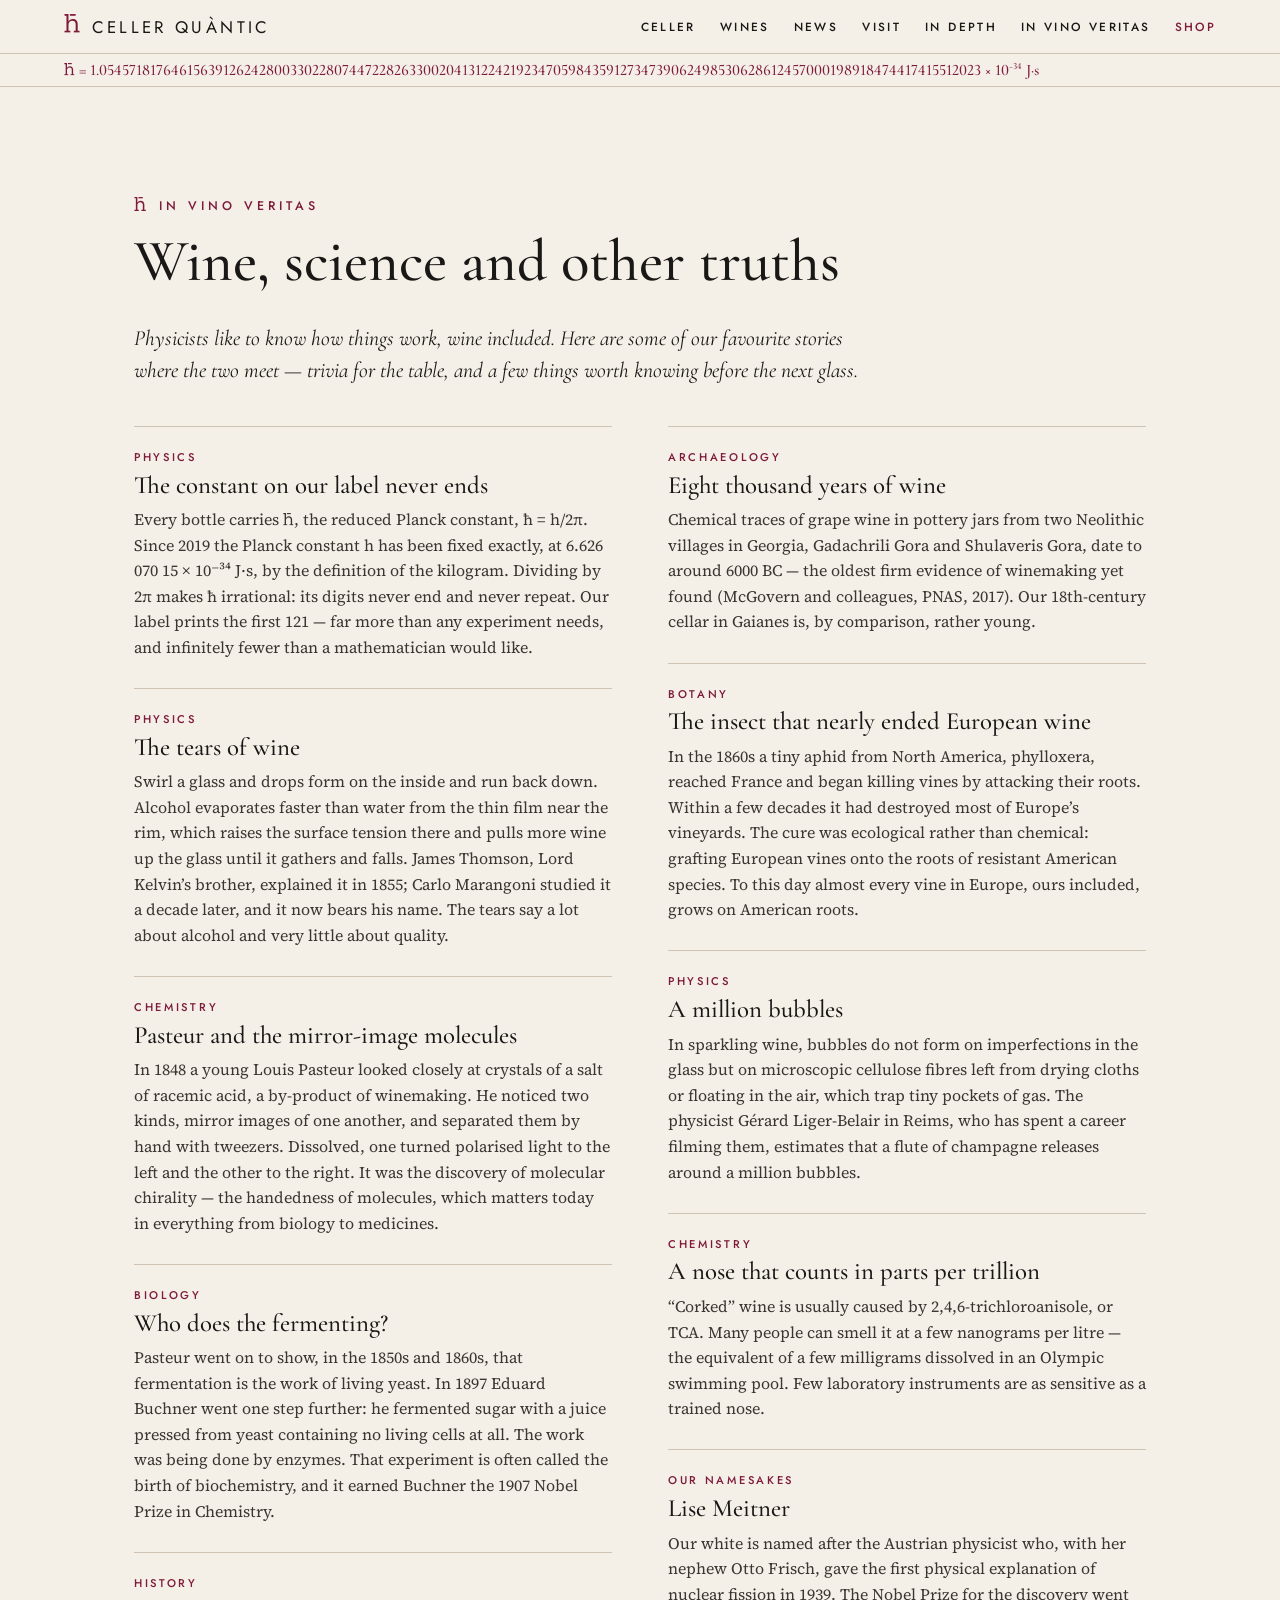
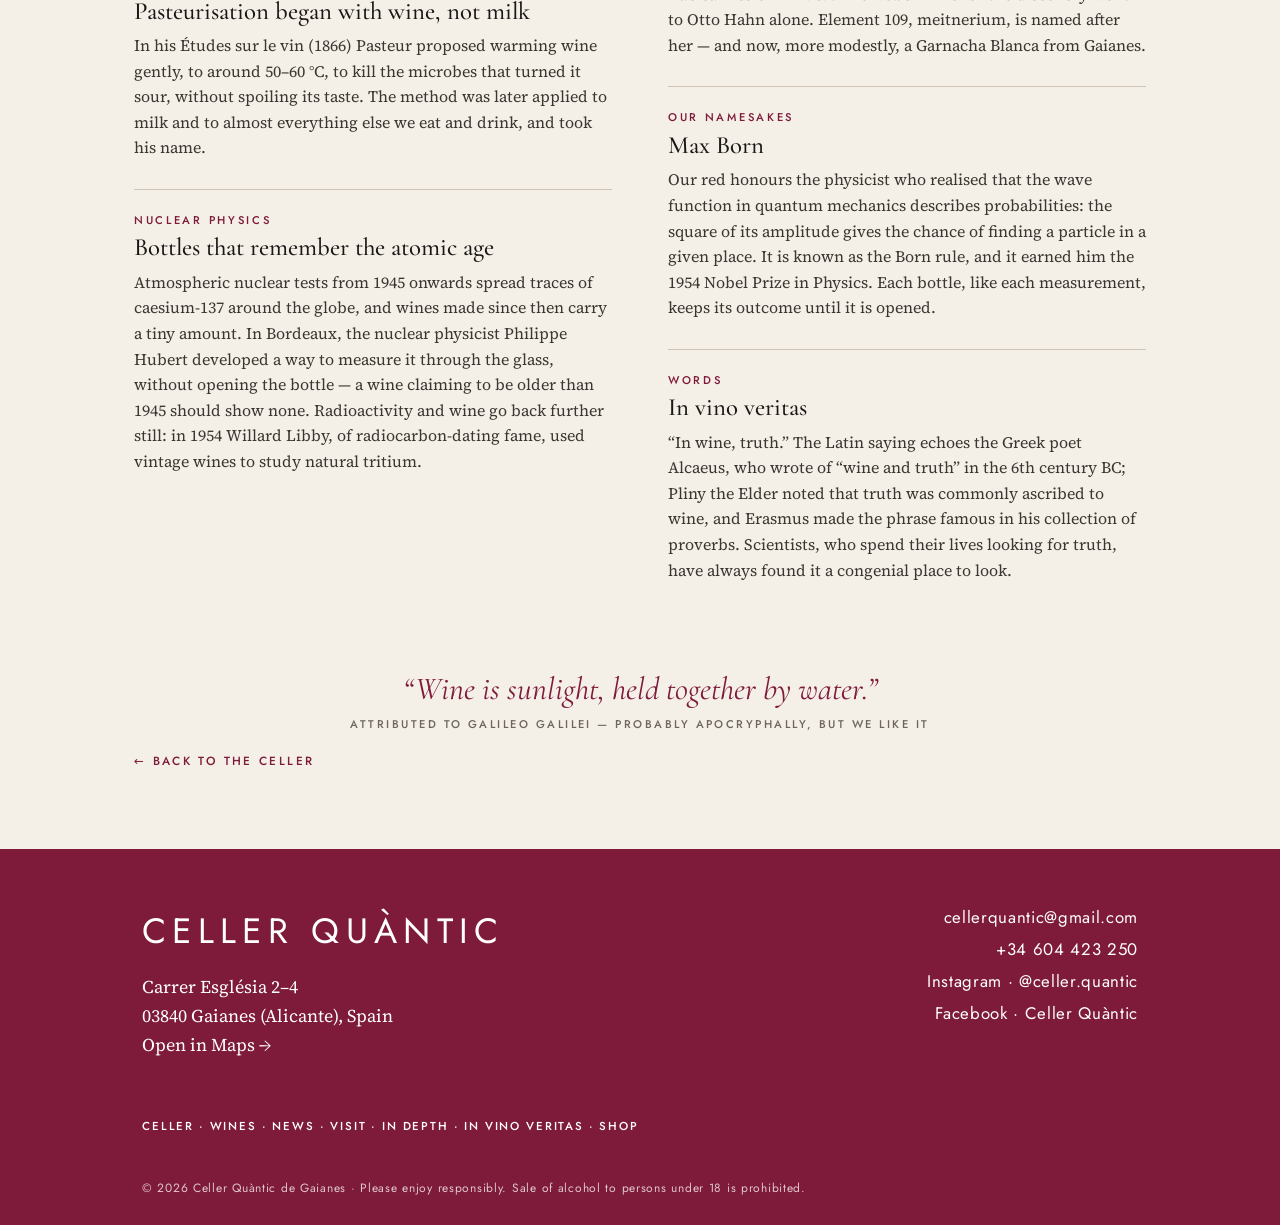
<file: invinoveritas.html>
<!DOCTYPE html>
<html lang="en">
<head>
<meta charset="utf-8">
<meta name="viewport" content="width=device-width, initial-scale=1">
<title>In vino veritas · Celler Quàntic</title>
<meta name="description" content="Stories, trivia and science of wine, from Celler Quàntic de Gaianes.">
<meta property="og:title" content="Celler Quàntic · Gaianes">
<meta property="og:description" content="Where good wine meets quantum weirdness.">
<meta property="og:image" content="https://arturekert.github.io/cellerquantic/img/og.jpg">
<link rel="icon" href="data:image/svg+xml,<svg xmlns='http://www.w3.org/2000/svg' viewBox='-4 -4 48 55'><path fill='%237E1A3A' d='m39.55,42.42v4.26h-14.72v-4.26h4.65v-17.24c0-4.91-3.55-8.07-8.65-8.07s-9.43,3.87-9.43,9.1v16.21h4.65v4.26H1.33v-4.26h4.91V4.26H1.33V0h10.01v18.85c2-3.68,5.940-6.58,10.85-6.58,7.36,0,12.46,4.91,12.46,12.33v17.82h4.91Z'/><rect fill='%237E1A3A' x='14.94' width='14.52' height='4.31'/></svg>">
<link rel="preconnect" href="https://fonts.googleapis.com">
<link rel="preconnect" href="https://fonts.gstatic.com" crossorigin>
<link href="https://fonts.googleapis.com/css2?family=Cormorant+Garamond:ital,wght@0,500;1,400&family=Jost:wght@500&family=Source+Serif+4:ital@0;1&display=swap" rel="stylesheet">
<link rel="stylesheet" href="style.css?v=23">
</head>
<body>
<!-- ħ glyph, reused below with <use href="#hbar"> -->
<svg width="0" height="0" style="position:absolute" aria-hidden="true">
  <symbol id="hbar" viewBox="0 0 40 47"><path fill="currentColor" d="m39.55,42.42v4.26h-14.72v-4.26h4.65v-17.24c0-4.91-3.55-8.07-8.65-8.07s-9.43,3.87-9.43,9.1v16.21h4.65v4.26H1.33v-4.26h4.91V4.26H1.33V0h10.01v18.85c2-3.68,5.94-6.58,10.85-6.58,7.36,0,12.46,4.91,12.46,12.33v17.82h4.91Z"/><rect fill="currentColor" x="14.94" width="14.52" height="4.31"/></symbol>
</svg>

<header class="top">
<div class="nav">
  <a href="index.html" class="brand"><svg class="h"><use href="#hbar"/></svg>CELLER QUÀNTIC</a>
  <nav>
    <a href="index.html#celler">Celler</a>
    <a href="index.html#wines">Wines</a>
    <a href="news.html">News</a>
    <a href="index.html#visit">Visit</a>
    <a href="indepth.html">In depth</a>
    <a href="invinoveritas.html">In vino veritas</a>
    <a href="https://cellerquantic.com/en/tienda/" class="shop">Shop</a>
  </nav>
  <details class="mnav">
    <summary aria-label="Menu">Menu</summary>
    <div class="mnav-panel">
      <a href="index.html#celler">Celler</a>
      <a href="index.html#wines">Wines</a>
      <a href="news.html">News</a>
      <a href="index.html#visit">Visit</a>
      <a href="indepth.html">In depth</a>
      <a href="invinoveritas.html">In vino veritas</a>
      <a href="https://cellerquantic.com/en/tienda/" class="shop">Shop</a>
    </div>
  </details>
</div>
<div class="constant" aria-hidden="true"><span class="sym"><svg class="h"><use href="#hbar"/></svg> =&nbsp;</span><span class="digits">1.054571817646156391262428003302280744722826330020413122421923470598435912734739062498530628612457000198918474417415512023</span><span class="unit">&nbsp;× 10<sup>−34</sup> J·s</span></div>
</header>

<main id="top">
  <section class="wrap page-head">
    <p class="eyebrow"><svg class="h"><use href="#hbar"/></svg>In vino veritas</p>
    <h2>Wine, science and other truths</h2>
    <p class="intro">Physicists like to know how things work, wine included. Here are some of our favourite stories where the two meet — trivia for the table, and a few things worth knowing before the next glass.</p>
    <ul class="stories">
      <li><p class="tag">Physics</p><h3>The constant on our label never ends</h3><p>Every bottle carries <svg class="h"><use href="#hbar"/></svg>, the reduced Planck constant, ħ = h/2π. Since 2019 the Planck constant h has been fixed exactly, at 6.626 070 15 × 10⁻³⁴ J·s, by the definition of the kilogram. Dividing by 2π makes ħ irrational: its digits never end and never repeat. Our label prints the first 121 — far more than any experiment needs, and infinitely fewer than a mathematician would like.</p></li>
      <li><p class="tag">Physics</p><h3>The tears of wine</h3><p>Swirl a glass and drops form on the inside and run back down. Alcohol evaporates faster than water from the thin film near the rim, which raises the surface tension there and pulls more wine up the glass until it gathers and falls. James Thomson, Lord Kelvin’s brother, explained it in 1855; Carlo Marangoni studied it a decade later, and it now bears his name. The tears say a lot about alcohol and very little about quality.</p></li>
      <li><p class="tag">Chemistry</p><h3>Pasteur and the mirror-image molecules</h3><p>In 1848 a young Louis Pasteur looked closely at crystals of a salt of racemic acid, a by-product of winemaking. He noticed two kinds, mirror images of one another, and separated them by hand with tweezers. Dissolved, one turned polarised light to the left and the other to the right. It was the discovery of molecular chirality — the handedness of molecules, which matters today in everything from biology to medicines.</p></li>
      <li><p class="tag">Biology</p><h3>Who does the fermenting?</h3><p>Pasteur went on to show, in the 1850s and 1860s, that fermentation is the work of living yeast. In 1897 Eduard Buchner went one step further: he fermented sugar with a juice pressed from yeast containing no living cells at all. The work was being done by enzymes. That experiment is often called the birth of biochemistry, and it earned Buchner the 1907 Nobel Prize in Chemistry.</p></li>
      <li><p class="tag">History</p><h3>Pasteurisation began with wine, not milk</h3><p>In his Études sur le vin (1866) Pasteur proposed warming wine gently, to around 50–60 °C, to kill the microbes that turned it sour, without spoiling its taste. The method was later applied to milk and to almost everything else we eat and drink, and took his name.</p></li>
      <li><p class="tag">Nuclear physics</p><h3>Bottles that remember the atomic age</h3><p>Atmospheric nuclear tests from 1945 onwards spread traces of caesium-137 around the globe, and wines made since then carry a tiny amount. In Bordeaux, the nuclear physicist Philippe Hubert developed a way to measure it through the glass, without opening the bottle — a wine claiming to be older than 1945 should show none. Radioactivity and wine go back further still: in 1954 Willard Libby, of radiocarbon-dating fame, used vintage wines to study natural tritium.</p></li>
      <li><p class="tag">Archaeology</p><h3>Eight thousand years of wine</h3><p>Chemical traces of grape wine in pottery jars from two Neolithic villages in Georgia, Gadachrili Gora and Shulaveris Gora, date to around 6000 BC — the oldest firm evidence of winemaking yet found (McGovern and colleagues, PNAS, 2017). Our 18th‑century cellar in Gaianes is, by comparison, rather young.</p></li>
      <li><p class="tag">Botany</p><h3>The insect that nearly ended European wine</h3><p>In the 1860s a tiny aphid from North America, phylloxera, reached France and began killing vines by attacking their roots. Within a few decades it had destroyed most of Europe’s vineyards. The cure was ecological rather than chemical: grafting European vines onto the roots of resistant American species. To this day almost every vine in Europe, ours included, grows on American roots.</p></li>
      <li><p class="tag">Physics</p><h3>A million bubbles</h3><p>In sparkling wine, bubbles do not form on imperfections in the glass but on microscopic cellulose fibres left from drying cloths or floating in the air, which trap tiny pockets of gas. The physicist Gérard Liger-Belair in Reims, who has spent a career filming them, estimates that a flute of champagne releases around a million bubbles.</p></li>
      <li><p class="tag">Chemistry</p><h3>A nose that counts in parts per trillion</h3><p>“Corked” wine is usually caused by 2,4,6-trichloroanisole, or TCA. Many people can smell it at a few nanograms per litre — the equivalent of a few milligrams dissolved in an Olympic swimming pool. Few laboratory instruments are as sensitive as a trained nose.</p></li>
      <li><p class="tag">Our namesakes</p><h3>Lise Meitner</h3><p>Our white is named after the Austrian physicist who, with her nephew Otto Frisch, gave the first physical explanation of nuclear fission in 1939. The Nobel Prize for the discovery went to Otto Hahn alone. Element 109, meitnerium, is named after her — and now, more modestly, a Garnacha Blanca from Gaianes.</p></li>
      <li><p class="tag">Our namesakes</p><h3>Max Born</h3><p>Our red honours the physicist who realised that the wave function in quantum mechanics describes probabilities: the square of its amplitude gives the chance of finding a particle in a given place. It is known as the Born rule, and it earned him the 1954 Nobel Prize in Physics. Each bottle, like each measurement, keeps its outcome until it is opened.</p></li>
      <li><p class="tag">Words</p><h3>In vino veritas</h3><p>“In wine, truth.” The Latin saying echoes the Greek poet Alcaeus, who wrote of “wine and truth” in the 6th century BC; Pliny the Elder noted that truth was commonly ascribed to wine, and Erasmus made the phrase famous in his collection of proverbs. Scientists, who spend their lives looking for truth, have always found it a congenial place to look.</p></li>
    </ul>
    <p class="quote-band">“Wine is sunlight, held together by water.”<span>Attributed to Galileo Galilei — probably apocryphally, but we like it</span></p>
    <p class="more"><a href="index.html">← Back to the celler</a></p>
  </section>
</main>

<!-- CONTACT band -->
<footer id="contact" class="band">
  <div class="band-inner">
    <div>
      <p class="band-name">CELLER QUÀNTIC</p>
      <p>Carrer Església 2–4<br>03840 Gaianes (Alicante), Spain<br><a href="https://www.google.com/maps/search/?api=1&query=Carrer+Esgl%C3%A9sia+2+03840+Gaianes" target="_blank" rel="noopener">Open in Maps →</a></p>
    </div>
    <div class="band-right">
      <a href="mailto:cellerquantic@gmail.com">cellerquantic@gmail.com</a>
      <a href="tel:+34604423250">+34 604 423 250</a>
      <a href="https://www.instagram.com/celler.quantic/" target="_blank" rel="noopener">Instagram · @celler.quantic</a>
      <a href="https://www.facebook.com/people/Celler-Quantic/pfbid0MSVZubcacsqLArTwx1LvHVxtGXaPnpYdWrNw7Td5re9UEj4fRPdoDJPx1XbJZ3qLl/" target="_blank" rel="noopener">Facebook · Celler Quàntic</a>
    </div>
  </div>
  <p class="band-links"><a href="index.html#celler">Celler</a> · <a href="index.html#wines">Wines</a> · <a href="news.html">News</a> · <a href="index.html#visit">Visit</a> · <a href="indepth.html">In depth</a> · <a href="invinoveritas.html">In vino veritas</a> · <a href="https://cellerquantic.com/en/tienda/">Shop</a></p>
  <p class="small">© 2026 Celler Quàntic de Gaianes · Please enjoy responsibly. Sale of alcohol to persons under 18 is prohibited.</p>
</footer>

<script>document.querySelectorAll(".mnav a").forEach(function(a){a.addEventListener("click",function(){a.closest("details").removeAttribute("open")})})</script>
</body>
</html>
</file>
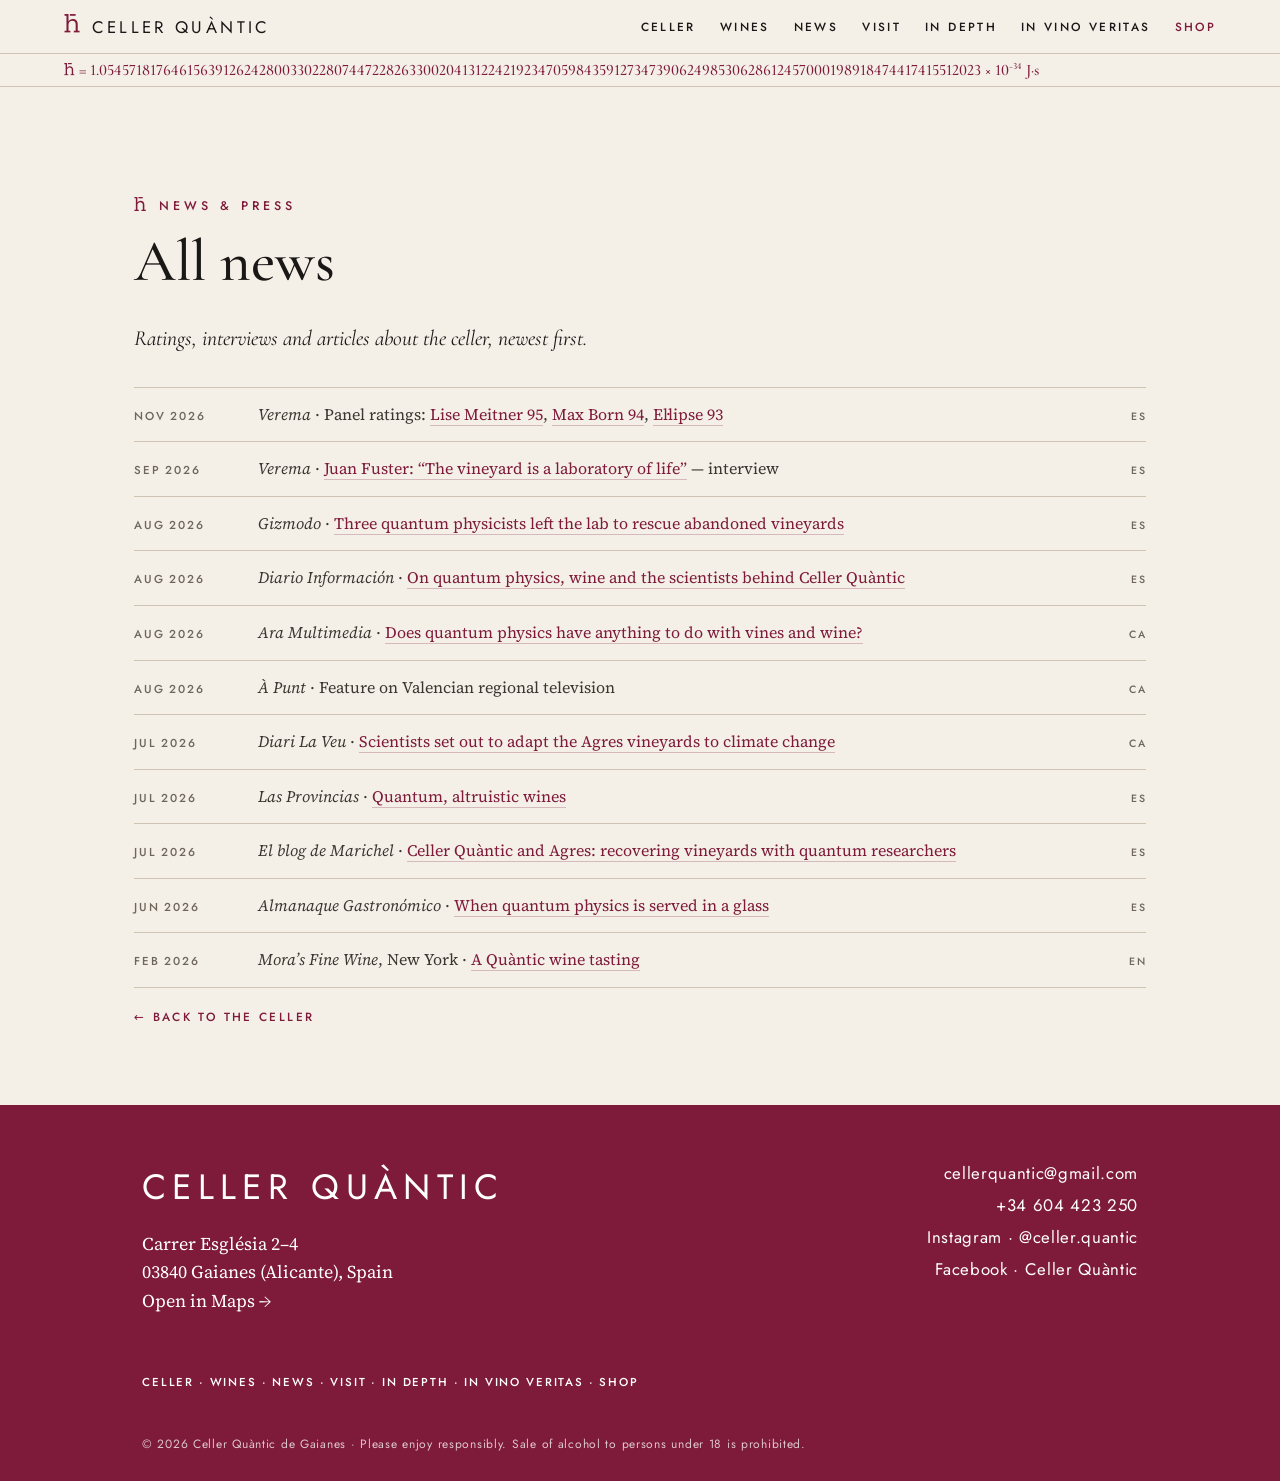
<file: news.html>
<!DOCTYPE html>
<html lang="en">
<head>
<meta charset="utf-8">
<meta name="viewport" content="width=device-width, initial-scale=1">
<title>News & press · Celler Quàntic</title>
<meta name="description" content="News, ratings, interviews and press about Celler Quàntic de Gaianes.">
<meta property="og:title" content="Celler Quàntic · Gaianes">
<meta property="og:description" content="Where good wine meets quantum weirdness.">
<meta property="og:image" content="https://arturekert.github.io/cellerquantic/img/og.jpg">
<link rel="icon" href="data:image/svg+xml,<svg xmlns='http://www.w3.org/2000/svg' viewBox='-4 -4 48 55'><path fill='%237E1A3A' d='m39.55,42.42v4.26h-14.72v-4.26h4.65v-17.24c0-4.91-3.55-8.07-8.65-8.07s-9.43,3.87-9.43,9.1v16.21h4.65v4.26H1.33v-4.26h4.91V4.26H1.33V0h10.01v18.85c2-3.68,5.940-6.58,10.85-6.58,7.36,0,12.46,4.91,12.46,12.33v17.82h4.91Z'/><rect fill='%237E1A3A' x='14.94' width='14.52' height='4.31'/></svg>">
<link rel="preconnect" href="https://fonts.googleapis.com">
<link rel="preconnect" href="https://fonts.gstatic.com" crossorigin>
<link href="https://fonts.googleapis.com/css2?family=Cormorant+Garamond:ital,wght@0,500;1,400&family=Jost:wght@500&family=Source+Serif+4:ital@0;1&display=swap" rel="stylesheet">
<link rel="stylesheet" href="style.css?v=23">
</head>
<body>
<!-- ħ glyph, reused below with <use href="#hbar"> -->
<svg width="0" height="0" style="position:absolute" aria-hidden="true">
  <symbol id="hbar" viewBox="0 0 40 47"><path fill="currentColor" d="m39.55,42.42v4.26h-14.72v-4.26h4.65v-17.24c0-4.91-3.55-8.07-8.65-8.07s-9.43,3.87-9.43,9.1v16.21h4.65v4.26H1.33v-4.26h4.91V4.26H1.33V0h10.01v18.85c2-3.68,5.94-6.58,10.85-6.58,7.36,0,12.46,4.91,12.46,12.33v17.82h4.91Z"/><rect fill="currentColor" x="14.94" width="14.52" height="4.31"/></symbol>
</svg>

<header class="top">
<div class="nav">
  <a href="index.html" class="brand"><svg class="h"><use href="#hbar"/></svg>CELLER QUÀNTIC</a>
  <nav>
    <a href="index.html#celler">Celler</a>
    <a href="index.html#wines">Wines</a>
    <a href="news.html">News</a>
    <a href="index.html#visit">Visit</a>
    <a href="indepth.html">In depth</a>
    <a href="invinoveritas.html">In vino veritas</a>
    <a href="https://cellerquantic.com/en/tienda/" class="shop">Shop</a>
  </nav>
  <details class="mnav">
    <summary aria-label="Menu">Menu</summary>
    <div class="mnav-panel">
      <a href="index.html#celler">Celler</a>
      <a href="index.html#wines">Wines</a>
      <a href="news.html">News</a>
      <a href="index.html#visit">Visit</a>
      <a href="indepth.html">In depth</a>
      <a href="invinoveritas.html">In vino veritas</a>
      <a href="https://cellerquantic.com/en/tienda/" class="shop">Shop</a>
    </div>
  </details>
</div>
<div class="constant" aria-hidden="true"><span class="sym"><svg class="h"><use href="#hbar"/></svg> =&nbsp;</span><span class="digits">1.054571817646156391262428003302280744722826330020413122421923470598435912734739062498530628612457000198918474417415512023</span><span class="unit">&nbsp;× 10<sup>−34</sup> J·s</span></div>
</header>

<main id="top">
  <section class="wrap page-head">
    <p class="eyebrow"><svg class="h"><use href="#hbar"/></svg>News &amp; press</p>
    <h2>All news</h2>
    <p class="intro">Ratings, interviews and articles about the celler, newest first.</p>
    <ul class="press">
      <li><time>Nov 2026</time><div><b>Verema</b> · Panel ratings: <a href="https://www.verema.com/vinos/163290-lise-meitner-2025" target="_blank" rel="noopener">Lise Meitner 95</a>, <a href="https://www.verema.com/vinos/163268-max-born-2022-2023" target="_blank" rel="noopener">Max Born 94</a>, <a href="https://www.verema.com/vinos/163278-lipse-2024-2025" target="_blank" rel="noopener">El·lipse 93</a></div><span>ES</span></li>
      <li><time>Sep 2026</time><div><b>Verema</b> · <a href="https://www.verema.com/blog/entrevista2/1652579-juan-fuster-celler-quantic-vina-laboratorio-vida" target="_blank" rel="noopener">Juan Fuster: “The vineyard is a laboratory of life”</a> — interview</div><span>ES</span></li>
      <li><time>Aug 2026</time><div><b>Gizmodo</b> · <a href="https://es.gizmodo.com/tres-fisicos-cuanticos-de-fama-mundial-dejaron-el-laboratorio-para-rescatar-vinedos-abandonados-en-alicante-asi-nacio-una-bodega-inspirada-en-el-gato-de-schrodinger-2000250518" target="_blank" rel="noopener">Three quantum physicists left the lab to rescue abandoned vineyards</a></div><span>ES</span></li>
      <li><time>Aug 2026</time><div><b>Diario Información</b> · <a href="https://www.informacion.es/economia/2026/08/10/fisica-cuantica-vino-cientificos-fundan-133181269.html" target="_blank" rel="noopener">On quantum physics, wine and the scientists behind Celler Quàntic</a></div><span>ES</span></li>
      <li><time>Aug 2026</time><div><b>Ara Multimedia</b> · <a href="https://www.aramultimedia.com/ca/te-la-fisica-quantica-relacio-amb-les-vinyes-i-el-vi" target="_blank" rel="noopener">Does quantum physics have anything to do with vines and wine?</a></div><span>CA</span></li>
      <li><time>Aug 2026</time><div><b>À Punt</b> · Feature on Valencian regional television</div><span>CA</span></li>
      <li><time>Jul 2026</time><div><b>Diari La Veu</b> · <a href="https://www.diarilaveu.cat/medi-ambient/cientifics-plantegen-adaptar-al-canvi-climatic-unes-vinyes-dagres-642862/" target="_blank" rel="noopener">Scientists set out to adapt the Agres vineyards to climate change</a></div><span>CA</span></li>
      <li><time>Jul 2026</time><div><b>Las Provincias</b> · <a href="https://www.lasprovincias.es/gastronomia/vinos-cuanticos-altruistas-proyecto-une-viticultura-solidaridad-20260721093706-nt.html" target="_blank" rel="noopener">Quantum, altruistic wines</a></div><span>ES</span></li>
      <li><time>Jul 2026</time><div><b>El blog de Marichel</b> · <a href="https://elblogdemarichel.wordpress.com/2026/07/16/celler-quantic-y-agres-recuperando-vinedos-junto-a-investigadores-cuanticos-en-el-interior-de-alicante/" target="_blank" rel="noopener">Celler Quàntic and Agres: recovering vineyards with quantum researchers</a></div><span>ES</span></li>
      <li><time>Jun 2026</time><div><b>Almanaque Gastronómico</b> · <a href="https://almanaquegastronomico.com/cata-de-vinos/cuando-la-fisica-cuantica-se-sirve-en-copa/" target="_blank" rel="noopener">When quantum physics is served in a glass</a></div><span>ES</span></li>
      <li><time>Feb 2026</time><div><b>Mora’s Fine Wine</b>, New York · <a href="https://www.moraswines.com/a-quantastic-wine-tasting-at-moras/" target="_blank" rel="noopener">A Quàntic wine tasting</a></div><span>EN</span></li>
    </ul>
    <p class="more"><a href="index.html">← Back to the celler</a></p>
  </section>
</main>

<!-- CONTACT band -->
<footer id="contact" class="band">
  <div class="band-inner">
    <div>
      <p class="band-name">CELLER QUÀNTIC</p>
      <p>Carrer Església 2–4<br>03840 Gaianes (Alicante), Spain<br><a href="https://www.google.com/maps/search/?api=1&query=Carrer+Esgl%C3%A9sia+2+03840+Gaianes" target="_blank" rel="noopener">Open in Maps →</a></p>
    </div>
    <div class="band-right">
      <a href="mailto:cellerquantic@gmail.com">cellerquantic@gmail.com</a>
      <a href="tel:+34604423250">+34 604 423 250</a>
      <a href="https://www.instagram.com/celler.quantic/" target="_blank" rel="noopener">Instagram · @celler.quantic</a>
      <a href="https://www.facebook.com/people/Celler-Quantic/pfbid0MSVZubcacsqLArTwx1LvHVxtGXaPnpYdWrNw7Td5re9UEj4fRPdoDJPx1XbJZ3qLl/" target="_blank" rel="noopener">Facebook · Celler Quàntic</a>
    </div>
  </div>
  <p class="band-links"><a href="index.html#celler">Celler</a> · <a href="index.html#wines">Wines</a> · <a href="news.html">News</a> · <a href="index.html#visit">Visit</a> · <a href="indepth.html">In depth</a> · <a href="invinoveritas.html">In vino veritas</a> · <a href="https://cellerquantic.com/en/tienda/">Shop</a></p>
  <p class="small">© 2026 Celler Quàntic de Gaianes · Please enjoy responsibly. Sale of alcohol to persons under 18 is prohibited.</p>
</footer>

<script>document.querySelectorAll(".mnav a").forEach(function(a){a.addEventListener("click",function(){a.closest("details").removeAttribute("open")})})</script>
</body>
</html>
</file>
<file: style.css>
/* Celler Quàntic — styles adapted from the ħ wine promo brochure */
:root{
  --paper:#F4EFE7;
  --white:#FFFFFF;
  --ink:#1A1816;
  --text:#3B3631;
  --muted:#5A534B;
  --faint:#6E665D;
  --line:#CFC4B4;
  --accent:#7E1A3A;
  --accent-dk:#5A1129;
  --blue:#2B5F8A;
  --dark:#2A1E1B;
  --dark-text:#C9C0B4;
  --cream:#F4EFE7;
  --pink:#E2A9BC;
  --display:"Cormorant Garamond", Georgia, serif;
  --caps:"Jost", system-ui, sans-serif;
  --body:"Source Serif 4", Georgia, serif;
  --max:1140px;
  --pad:clamp(20px,5vw,72px);
}
*{box-sizing:border-box}
html{scroll-behavior:smooth;scroll-padding-top:96px}
body{margin:0;background:var(--paper);color:var(--ink);font:400 18px/1.6 var(--body);-webkit-font-smoothing:antialiased}
img{display:block;width:100%;height:auto}
a{color:var(--accent);text-decoration:none}
a:hover{color:var(--accent-dk)}
h1,h2,h3,h4{font-family:var(--display);font-weight:500;line-height:1.08;margin:0 0 .5em;text-wrap:balance}
h2{font-size:clamp(2.2rem,4.6vw,3.75rem)}
h3{font-size:clamp(1.6rem,2.6vw,2.4rem)}
h4{font-size:1.4rem}
p{margin:0 0 1em;text-wrap:pretty;color:var(--text)}
.center{text-align:center}
.wrap{max-width:var(--max);margin-left:auto;margin-right:auto;padding-left:var(--pad);padding-right:var(--pad)}
section{padding:clamp(64px,9vw,110px) 0}
section#celler{padding-top:0}

/* ħ glyph */
svg.h{display:inline-block;width:.66em;height:.78em;vertical-align:baseline;overflow:visible}
.eyebrow{font:500 .78rem/1 var(--caps);letter-spacing:.32em;text-transform:uppercase;color:var(--accent);margin-bottom:1.4em}
.eyebrow svg.h{font-size:1.45em;margin-right:.7em;vertical-align:-.05em}
.eyebrow.pink{color:var(--pink)}

/* header */
.top{position:sticky;top:0;z-index:10;background:rgba(244,239,231,.95);backdrop-filter:blur(8px)}
.nav{display:flex;justify-content:space-between;align-items:center;padding:14px var(--pad);border-bottom:1px solid var(--line)}
.brand{font:400 1.05rem var(--caps);letter-spacing:.2em;color:var(--ink);display:flex;align-items:baseline;gap:.7em}
.brand svg.h{color:var(--accent);font-size:1.5rem}
.nav nav{display:flex;gap:24px}
.nav nav a{font:500 .74rem var(--caps);letter-spacing:.2em;text-transform:uppercase;color:var(--ink)}
.nav nav a:hover,.nav nav a.shop{color:var(--accent)}
.constant{display:flex;align-items:baseline;white-space:nowrap;font:500 1rem/1 var(--display);font-variant-numeric:lining-nums;color:var(--accent);
  border-bottom:1px solid var(--line);padding:8px var(--pad)}
.constant .digits{flex:0 1 auto;min-width:0;overflow:hidden;text-overflow:ellipsis}
.constant .sym,.constant .unit{flex:none}
.constant sup{font-size:.6em}

/* phone menu */
.mnav{display:none;position:relative}
.mnav summary{list-style:none;cursor:pointer;font:500 .74rem var(--caps);letter-spacing:.2em;text-transform:uppercase;color:var(--ink);padding:6px 0 6px 12px}
.mnav summary::-webkit-details-marker{display:none}
.mnav summary::after{content:"";display:inline-block;width:.5em;height:.5em;margin-left:.6em;border-right:1.5px solid currentColor;border-bottom:1.5px solid currentColor;transform:translateY(-.2em) rotate(45deg)}
.mnav[open] summary::after{transform:translateY(.1em) rotate(-135deg)}
.mnav-panel{position:absolute;right:calc(-1 * var(--pad));top:calc(100% + 15px);min-width:220px;background:var(--paper);border:1px solid var(--line);border-right:0;box-shadow:0 12px 24px rgba(26,24,22,.12);padding:6px 0}
.mnav-panel a{display:block;padding:12px 22px;font:500 .78rem var(--caps);letter-spacing:.18em;text-transform:uppercase;color:var(--ink)}
.mnav-panel a+a{border-top:1px solid var(--line)}
.mnav-panel a.shop{color:var(--accent)}
.band-links{max-width:calc(var(--max) - 2*72px);margin:36px auto 0;font:500 .72rem/2.2 var(--caps);letter-spacing:.16em;text-transform:uppercase}

/* hero */
.hero{position:relative;height:min(84vh,780px);min-height:480px;padding:0;overflow:hidden;background:#5b6b3a center/cover no-repeat}
.hero img{position:absolute;inset:0;width:100%;height:100%;object-fit:cover;object-position:50% 45%}
.hero::after{content:"";position:absolute;inset:0;background:linear-gradient(180deg,rgba(26,24,22,0) 35%,rgba(26,24,22,.62)),linear-gradient(90deg,rgba(26,24,22,.35),rgba(26,24,22,0) 55%)}
.hero-text{position:absolute;z-index:1;left:0;right:0;bottom:0;max-width:var(--max);margin:0 auto;padding:0 var(--pad) clamp(40px,8vh,80px)}
.kicker{font:500 .78rem/1 var(--caps);letter-spacing:.34em;text-transform:uppercase;color:rgba(255,255,255,.85);margin:0 0 1.2em}
.hero h1{font:500 clamp(2.4rem,5.6vw,4.4rem)/1.05 var(--display);color:#fff;margin:0 0 .45em}
.hero h1 em{font-weight:400;color:#F3D9C4}
.lede{font-size:1.08rem;max-width:32em;margin:0;color:rgba(255,255,255,.92)}

.more{margin:20px 0 0;font:500 .74rem var(--caps);letter-spacing:.2em;text-transform:uppercase}

/* sub-pages */
.page-head{padding-bottom:clamp(48px,7vw,80px)}
.page-head .intro{font:italic 400 1.35rem/1.45 var(--display);color:var(--ink);max-width:34em}
.stories{list-style:none;margin:40px 0 0;padding:0;columns:2 340px;column-gap:56px}
.stories li{break-inside:avoid;padding:22px 0 18px;border-top:1px solid var(--line)}
.stories .tag{font:500 .7rem var(--caps);letter-spacing:.24em;text-transform:uppercase;color:var(--accent);margin:0 0 .6em}
.stories h3{font-size:1.55rem;margin:0 0 .35em}
.stories p{font-size:1rem;margin:0 0 .6em}
.stories .src{font-size:.85rem;color:var(--faint)}
.quote-band{margin:56px 0 0;text-align:center;font:italic 400 clamp(1.4rem,2.6vw,2rem)/1.35 var(--display);color:var(--accent)}
.quote-band span{display:block;margin-top:.5em;font:500 .7rem var(--caps);font-style:normal;letter-spacing:.22em;text-transform:uppercase;color:var(--faint)}

/* technical sheet */
.sheet-sec{display:grid;grid-template-columns:5rem minmax(0,1fr);gap:24px;padding:36px 0;border-top:1px solid var(--line)}
.sheet-sec:first-of-type{margin-top:40px}
.sec-no{font:500 2.2rem/1 var(--display);color:var(--accent);margin:0}
.sheet-sec h3{font-size:clamp(1.5rem,2.2vw,2rem);margin:0 0 .6em}
.sheet-sec p{max-width:44em}
.spec{display:grid;grid-template-columns:10rem minmax(0,1fr);margin:0;border-top:1px solid var(--line)}
.spec dt,.spec dd{margin:0;padding:10px 0;border-bottom:1px solid var(--line);font-size:.98rem;line-height:1.5}
.spec dt{font:500 .72rem/2 var(--caps);letter-spacing:.2em;text-transform:uppercase;color:var(--muted);padding-right:16px}
.spec dd{color:var(--text)}
.sheet-fig{margin:8px 0 36px}
.sheet-pair{display:grid;grid-template-columns:1fr 1fr;gap:16px;margin:8px 0 36px}
.sheet-pair figure{margin:0}
.sheet-pair img{width:100%;height:auto;aspect-ratio:4/3;object-fit:cover}
.sheet-pair figcaption{font:500 .7rem var(--caps);letter-spacing:.22em;text-transform:uppercase;color:var(--faint);margin-top:8px}
.sheet-fig img{width:100%;height:auto}
.sheet-fig.narrow{max-width:640px;margin-left:calc(5rem + 24px)}
.plots,.winespec{width:100%;border-collapse:collapse;font-size:.98rem;margin:8px 0 0}
.plots th,.winespec thead th{font:500 .72rem var(--caps);letter-spacing:.2em;text-transform:uppercase;color:var(--muted);text-align:left;padding:10px 12px 10px 0;border-bottom:1px solid var(--ink)}
.plots td,.winespec td,.winespec tbody th{padding:10px 12px 10px 0;border-bottom:1px solid var(--line);vertical-align:top;color:var(--text)}
.plots td:first-child{font-family:var(--display);font-size:1.15rem;color:var(--ink)}
.winespec tbody th{font:500 .72rem/2 var(--caps);letter-spacing:.2em;text-transform:uppercase;color:var(--muted);text-align:left;white-space:nowrap}
.winespec thead th{font:500 1.15rem var(--display);letter-spacing:0;text-transform:none;color:var(--ink)}
.table-wrap{overflow-x:auto}
.plot-card{margin-top:28px;background:var(--white);padding:22px 24px}
.plot-name{font:italic 400 1.25rem var(--display);color:var(--accent);margin:0 0 12px}

/* land */
.cols{display:grid;grid-template-columns:1fr 1fr;gap:48px;margin:6px 0 0}

/* celler */
.facts{display:grid;grid-template-columns:.8fr 1.75fr 1fr;gap:40px;margin:36px 0 0;padding:26px 0;border-top:1px solid var(--line);border-bottom:1px solid var(--line)}
.facts strong{display:block;font:500 1.6rem/1.2 var(--display)}
.facts .num{font-size:2.7rem;line-height:1;color:var(--accent)}
.facts span{display:block;margin-top:8px;font:400 .74rem var(--caps);letter-spacing:.2em;text-transform:uppercase;color:var(--muted)}

/* wines */
.wines{padding-top:0}
.fade{position:relative;height:min(52vh,520px);overflow:hidden;margin-bottom:24px}
.fade{background:#cdbf9f}
.fade img{height:100%;object-fit:cover;object-position:50% 30%}
.fade::after{content:"";position:absolute;left:0;right:0;bottom:0;height:50%;background:linear-gradient(to bottom,rgba(244,239,231,0),rgba(244,239,231,.55) 55%,var(--paper))}
.sub{font-style:italic;color:var(--muted);max-width:36em;margin:0 auto}
.grid3{display:grid;grid-template-columns:repeat(3,minmax(0,1fr));gap:24px;margin-top:48px}
.wine{background:var(--white);padding:36px 28px 32px;text-align:center;display:flex;flex-direction:column;align-items:center}
.wine img{width:auto;height:min(400px,60vw);max-width:100%;object-fit:contain;margin-bottom:24px}
.kind{font:500 .74rem var(--caps);letter-spacing:.3em;text-transform:uppercase;color:var(--muted);margin:0 0 .5em}
.wine h3{font:500 1.15rem var(--caps);letter-spacing:.18em;text-transform:uppercase;margin:0 0 .6em;color:var(--ink)}
.wine h3.blue{color:var(--blue)}
.wine h3.wine-red{color:var(--accent)}
.score{margin:0 0 .1em}
.score a{color:var(--accent)}
.score strong{font:500 2.6rem/1 var(--display)}
.score span{font:500 .7rem var(--caps);letter-spacing:.16em;text-transform:uppercase;margin-left:.4em}
.vintage{font:italic .95rem var(--body);color:var(--muted);margin-bottom:1.1em}
.wine p:last-child{font-size:1rem;margin:0}
.note{font-size:.92rem;color:var(--faint);margin-top:32px}

/* label — dark */
.dark{background:var(--dark);color:var(--cream)}
.dark h2,.dark h3{color:var(--cream)}
.dark p,.dark figcaption{color:var(--dark-text)}
.label-grid{display:grid;grid-template-columns:minmax(0,1fr) minmax(0,1.05fr);gap:clamp(40px,6vw,88px);align-items:center}
.label-fig{margin:0;max-width:460px}
.label-fig img{display:block;width:100%;height:auto}
.label-text .bigh{display:block;width:clamp(70px,8vw,104px);height:clamp(82px,9.4vw,122px);color:var(--pink);margin-bottom:28px}
.label-text h2,.label-text h3{font-size:clamp(1.5rem,2.2vw,2rem);line-height:1.15;color:var(--cream)}
.label-text h2{margin-bottom:.6em}
.label-text h3{margin-top:1.4em}
.label-text p{max-width:34em}

/* team */
.grid4{display:grid;grid-template-columns:repeat(4,1fr);gap:36px;margin-top:48px}
.grid4 h4{margin-bottom:.4em}
.grid4 p{font-size:.95rem;color:var(--muted)}
.grid4 blockquote{margin:0;font:italic 1.2rem/1.4 var(--display);color:var(--ink)}

/* visit */
.visit{padding:0;background:var(--white)}
.visit-img{max-width:var(--max);margin:0 auto;padding:clamp(48px,6vw,88px) var(--pad) 0}
.visit-img img{width:100%;height:auto;aspect-ratio:16/9}
.visit-text{max-width:var(--max);margin:0 auto;padding:clamp(32px,4vw,48px) var(--pad) clamp(48px,6vw,88px)}
.visit-text p:last-child{font-size:1.05rem;max-width:36em;margin:0}
.visit-lede{font:italic 400 1.35rem/1.45 var(--display);color:var(--ink);max-width:28em}

/* news */
.press{list-style:none;margin:32px 0 0;padding:0;border-top:1px solid var(--line)}
.press li{display:grid;grid-template-columns:6.5em 1fr auto;gap:20px;align-items:baseline;padding:14px 0;border-bottom:1px solid var(--line);font-size:1rem;color:var(--text)}
.press time{font:500 .72rem var(--caps);letter-spacing:.16em;text-transform:uppercase;color:var(--faint)}
.press b{font-weight:400;font-style:italic}
.press a{border-bottom:1px solid rgba(126,26,58,.25)}
.press a:hover{border-bottom-color:currentColor}
.press span{font:500 .66rem var(--caps);letter-spacing:.14em;color:var(--faint)}

/* contact band */
.band{background:var(--accent);color:#fff;padding:56px var(--pad) 28px}
.band-inner{max-width:calc(var(--max) - 2*72px);margin:0 auto;display:flex;justify-content:space-between;gap:48px;flex-wrap:wrap}
.band p{color:#fff}
.band a{color:#fff}
.band a:hover{color:var(--cream);text-decoration:underline}
.band-name{font:400 clamp(1.5rem,3vw,2.2rem) var(--caps);letter-spacing:.18em;margin-bottom:.5em}
.band-right{display:flex;flex-direction:column;align-items:flex-end;gap:8px;font:400 1.05rem var(--caps);letter-spacing:.04em}
.band .small{max-width:calc(var(--max) - 2*72px);margin:40px auto 0;font:400 .75rem var(--caps);letter-spacing:.06em;opacity:.75}

/* responsive */
@media (max-width:960px){
  .nav nav{display:none}
  .mnav{display:block}
  .brand{white-space:nowrap}
  .sheet-sec{grid-template-columns:minmax(0,1fr);gap:8px}
  .sheet-fig.narrow{margin-left:0}
  .visit-img{padding:0}
  .hero{height:auto;min-height:0;background:var(--ink) !important}
  .hero img{position:relative;inset:auto;height:auto;aspect-ratio:1448/1086;object-position:50% 50%}
  .hero::after{display:none}
  .hero-text{position:relative;padding:28px var(--pad) 36px}
  .cols,.label-grid{grid-template-columns:1fr;gap:24px}
  .label-fig{margin-bottom:12px}
  .label-text .bigh{display:none}
  .facts{grid-template-columns:1fr;gap:20px}
  .grid3{grid-template-columns:1fr;max-width:460px;margin-left:auto;margin-right:auto}
  .wine img{height:340px}
  .grid4{grid-template-columns:1fr 1fr}
  .band-right{align-items:flex-start}
}
@media (max-width:560px){
  .sheet-pair{grid-template-columns:1fr}
  .spec{grid-template-columns:1fr}
  .spec dt{border-bottom:0;padding-bottom:0}
  .winespec{min-width:520px}
  .plot-card{padding:16px}
    .brand{font-size:.85rem;letter-spacing:.14em}
  .grid4{grid-template-columns:1fr}
    .press li{grid-template-columns:1fr auto;gap:4px 12px}
  .press time{grid-column:1/-1}
}
</file>
